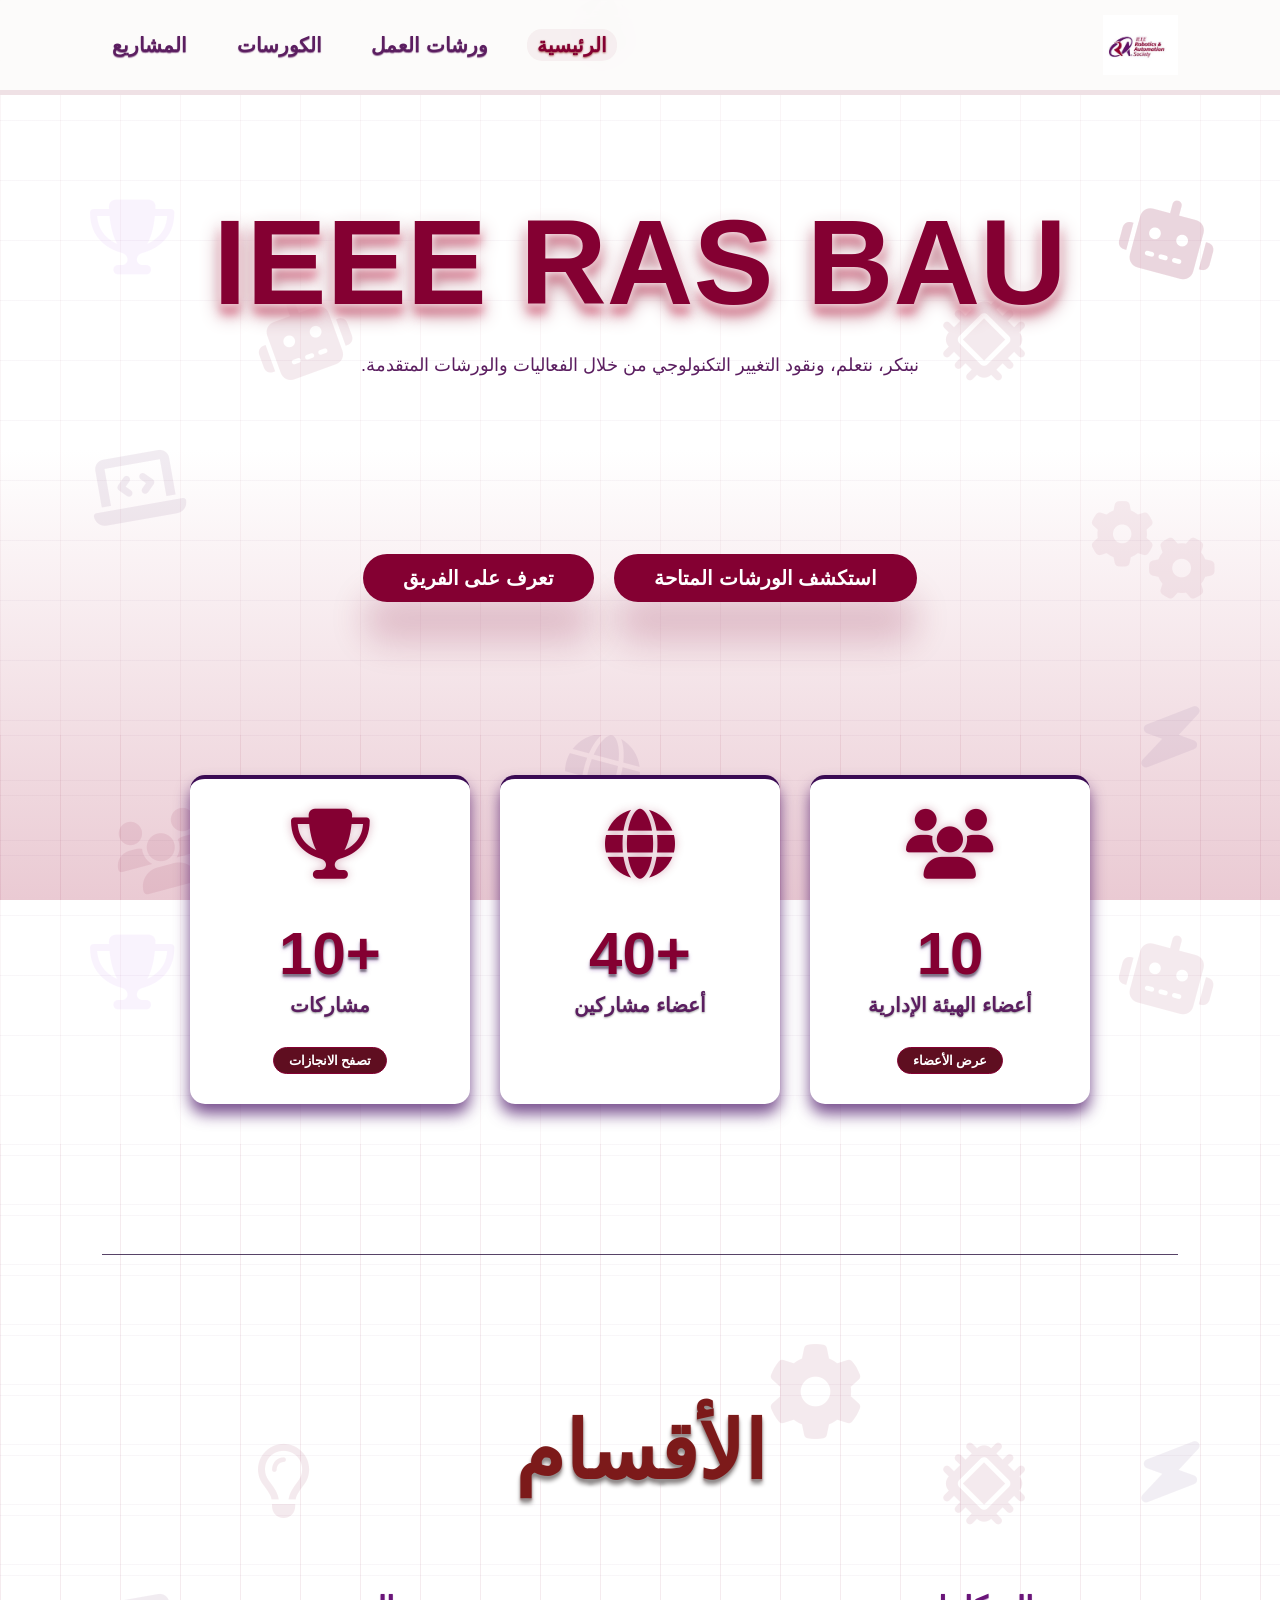
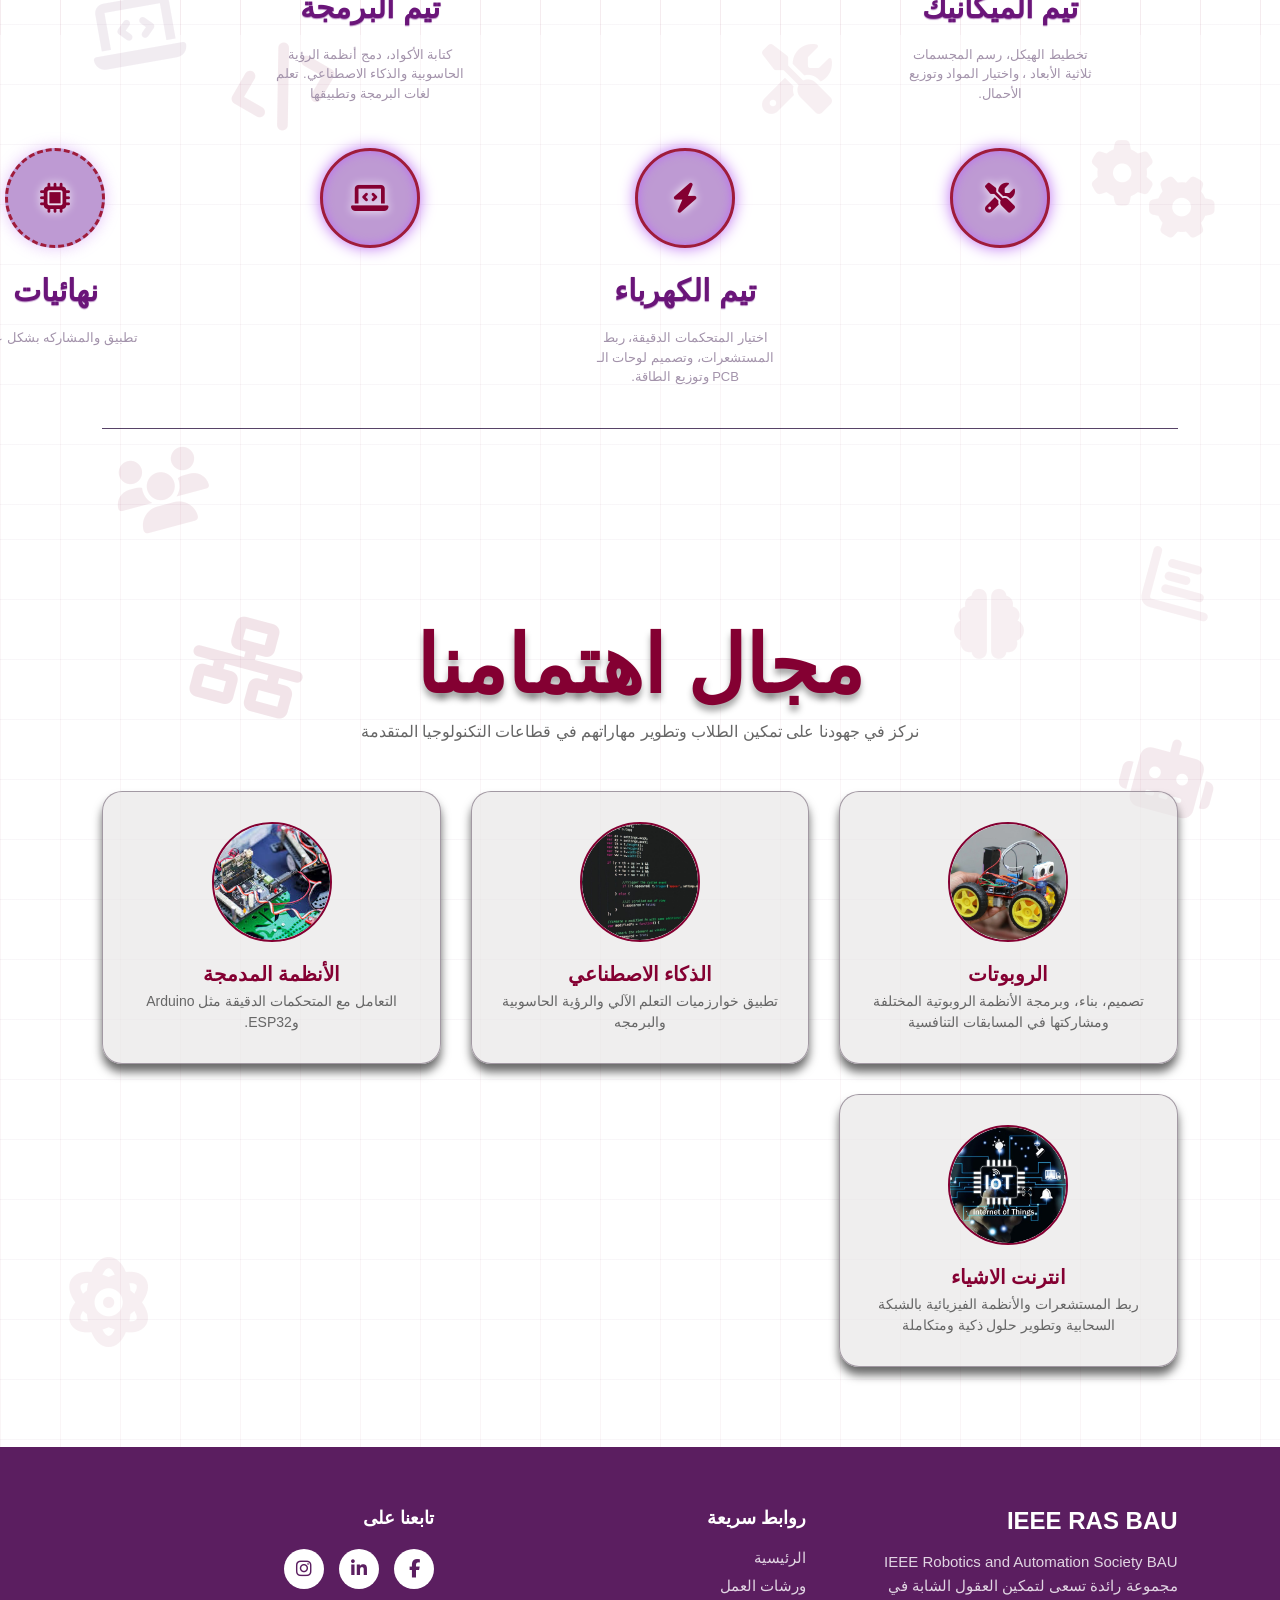
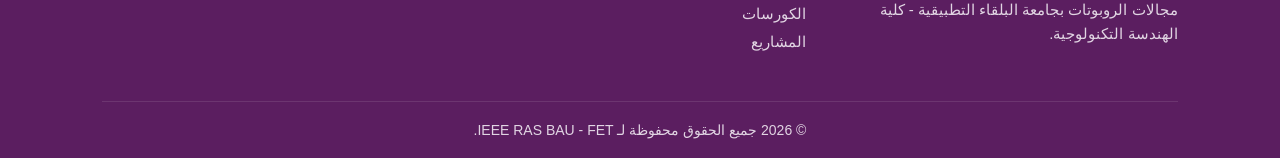
<file: index.html>
<!DOCTYPE html>
<html lang="ar" dir="rtl">
<head>
    <meta charset="UTF-8">
    <meta name="viewport" content="width=device-width, initial-scale=1.0">
    <title>IEEE RAS BAU - الرئيسية</title>
    
    <link rel="stylesheet" href="https://cdnjs.cloudflare.com/ajax/libs/font-awesome/6.4.2/css/all.min.css">
    <link rel="stylesheet" href="sty.css">
</head>
<body>

<div class="geometric-bg"></div>
 <div class="tech-bg-shapes">
    <i class="fas fa-robot tech-shape shape-robot-1"></i>
    <i class="fas fa-robot tech-shape shape-robot-2"></i>
    <i class="fas fa-cogs tech-shape shape-cog-2"></i>
    <i class="fas fa-robot tech-shape shape-robot-1"></i>
    <i class="fas fa-laptop-code tech-shape shape-computer"></i> 
    <i class="fas fa-bolt tech-shape shape-bolt"></i>             
    <i class="fas fa-microchip tech-shape shape-microchip"></i>   
    <i class="fas fa-globe tech-shape shape-globe"></i>           
    <i class="fas fa-trophy tech-shape shape-trophy"></i>         
    <i class="fas fa-users tech-shape shape-users"></i>           
</div>




    <header>
        <div class="logo">
            <img src="images.webp" alt="IEEE RAS Logo" class="logo-img">
        </div>
        <nav>
            <a href="index.html" class="active-nav">الرئيسية</a>
            <a href="workshops.html">ورشات العمل</a>
            <a href="courses.html">الكورسات</a>
            <a href="projects.html">المشاريع</a>
        </nav>
    </header>

    <main>
 
        
        <section class="hero">
            <h1>IEEE RAS BAU</h1>
            <p>نبتكر، نتعلم، ونقود التغيير التكنولوجي من خلال الفعاليات والورشات المتقدمة.</p>
            <div class="hero-buttons">
                <a href="workshops.html" class="btn-link">استكشف الورشات المتاحة</a>
                <a href="team.html" class="btn-link"> تعرف على الفريق</a>
            </div>
        </section>

        <section class="stats-section reveal">
            <div class="stats-container">
                <div class="stat-card">
                <i class="fas fa-users" style="font-size: 70px; color: #840032; margin-bottom: 40px;text-shadow: 0 0 10px rgba(132, 0, 50, 0.3);"></i>
                    <h3>10</h3>
                    <p>أعضاء الهيئة الإدارية</p>
                    <a href="team.html" class="stat-btn">عرض الأعضاء</a>
                </div>

                <div class="stat-card">
                    <i class="fas fa-globe" style="font-size: 70px; color: #840032; margin-bottom: 40px;text-shadow: 0 0 10px rgba(132, 0, 50, 0.3);" ></i>
                    <h3>+40</h3>
                    <p>أعضاء مشاركين</p>
                </div>

                <div class="stat-card">
                <i class="fas fa-trophy" style="font-size:70px; color:#840032; margin-bottom: 40px;text-shadow: 0 0 10px rgba(132, 0, 50, 0.3);"></i>
                    <h3>+10</h3>
                    <p>مشاركات</p>
                    <a href="Achievements.html" class="stat-btn">تصفح الانجازات</a>
                       
<div class="geometric-bg"></div>
<div class="tech-bg-shapes">
    <i class="fas fa-robot tech-shape shape-robot-1"></i>
    <i class="fas fa-bolt tech-shape shape-bolt"></i>             
    <i class="fas fa-globe tech-shape shape-globe"></i>           
    <i class="fas fa-trophy tech-shape shape-trophy"></i>         
</div>

</div>
        </section>

        <section class="timeline-section reveal">

<hr style="border: none; height: 1px; background-color: rgb(45, 20, 65); margin: 30px 0; opacity: 0.8;">

    <h1 class="section-title " >الأقسام </h1>
       
<div class="geometric-bg"></div>
 <div class="tech-bg-shapes">
    <i class="fas fa-cogs tech-shape shape-cog-2"></i>
    <i class="fas fa-cog tech-shape shape-cog-1"></i>
    <i class="fas fa-code tech-shape shape-code-1"></i>
    <i class="fas fa-laptop-code tech-shape shape-computer"></i> 
    <i class="fas fa-microchip tech-shape shape-microchip"></i>   
    <i class="far fa-lightbulb tech-shape shape-bulb"></i>  
    <i class="fas fa-users tech-shape shape-users"></i>           
    <i class="fas fa-tools tech-shape shape-right"></i>
</div>

    <div class="timeline-container">
        <div class="timeline-line"></div>

        <div class="timeline-item">
            <div class="timeline-content top">
                <h3> تيم الميكانيك</h3>
                <p>تخطيط الهيكل، رسم المجسمات ثلاثية الأبعاد ، واختيار المواد وتوزيع الأحمال.</p>
            </div>
            <div class="timeline-circle glow-purple">
            <i class="fas fa-tools"  style="font-size:30px; color:#840032;text-shadow: 0 0 10px rgb(255, 255, 255); "></i>
            </div>
        </div>

        <div class="timeline-item">
            <div class="timeline-circle glow-dark">
            <i class="fas fa-bolt"  style="font-size:30px; color:#840032; text-shadow: 0 0 10px rgb(255, 255, 255); "></i>
            </div>
            <div class="timeline-content bottom">
                <h3> تيم الكهرباء</h3>
                <p>اختيار المتحكمات الدقيقة، ربط المستشعرات، وتصميم لوحات الـ PCB وتوزيع الطاقة.</p>
            </div>
        </div>

        <div class="timeline-item">
            <div class="timeline-content top">
                <h3>تيم البرمجة </h3>
                <p>كتابة الأكواد،   دمج أنظمة الرؤية الحاسوبية والذكاء الاصطناعي. تعلم لغات البرمجة وتطبيقها</p>
            </div>
            <div class="timeline-circle glow-purple">
                <i class="fas fa-laptop-code"  style="font-size:30px; color:#840032; text-shadow: 0 0 10px rgb(255, 255, 255); "></i>
            </div>
        </div>

        <div class="timeline-item">
            <div class="timeline-circle glow-dashed">
                <i class="fas fa-microchip"  style="font-size:30px; color:#840032; text-shadow: 0 0 10px rgb(255, 255, 255); "></i>
            </div>
            <div class="timeline-content bottom">
                <h3>نهائيات</h3>
                <p>تطبيق  والمشاركه بشكل عملي </p>
            </div>
        </div>
        

    </div>
<hr style="border: none; height: 1px; background-color: rgb(45, 20, 65); margin: 30px 0; opacity: 0.8;">
</section>

        <section id="admin-section" class="admin-section reveal">
            <h1 class="section-title">مجال اهتمامنا </h1>
            <p class="section-subtitle">نركز في جهودنا على تمكين الطلاب وتطوير مهاراتهم في  قطاعات التكنولوجيا المتقدمة</p>
            
               
 <div class="geometric-bg"></div>
 <div class="tech-bg-shapes">
    <i class="fas fa-robot tech-shape shape-robot-1"></i>
    <i class="fas fa-brain tech-shape shape-brain"></i>
    <i class="fas fa-network-wired tech-shape shape-net"></i>
    <i class="fas fa-atom tech-shape shape-atom"></i>
    <i class="fas fa-chart-bar tech-shape shape-chart"></i>

</div>

            <div class="admin-grid">
                <div class="admin-card">
                    <div class="admin-img-box">
                        <img src="4125215e524a179ca35a59f8df722bef.jpg" alt="image">
                    </div>
                    <h3>الروبوتات</h3>
                    <p>تصميم، بناء، وبرمجة الأنظمة الروبوتية المختلفة ومشاركتها في المسابقات التنافسية</p>
                </div>

                <div class="admin-card">
                    <div class="admin-img-box">
                        <img src="ai.jpg" alt="image">
                    </div>
                    <h3> الذكاء الاصطناعي</h3>
                    <p>تطبيق خوارزميات التعلم الآلي والرؤية الحاسوبية والبرمجه </p>
                </div>

                <div class="admin-card">
                    <div class="admin-img-box">
                        <img src="sys.jpeg" alt="image">
                    </div>
                    <h3> الأنظمة المدمجة</h3>
                    <p>التعامل مع المتحكمات الدقيقة مثل Arduino وESP32.</p>
                </div>
                <div class="admin-card">
                    <div class="admin-img-box">
                        <img src="IOT-3.jpg" alt="image">
                    </div>
                    <h3> انترنت الاشياء </h3>
                    <p>ربط المستشعرات والأنظمة الفيزيائية بالشبكة السحابية وتطوير حلول ذكية ومتكاملة</p>
                </div>
                
                
                </div>
        </section>

    </main>

    <footer class="site-footer reveal">
        <div class="footer-content">
            <div class="footer-info">
                <h3>IEEE RAS BAU</h3>
                <p>IEEE Robotics and Automation Society BAU</p>
                <p>مجموعة رائدة تسعى لتمكين العقول الشابة في مجالات الروبوتات بجامعة البلقاء التطبيقية - كلية الهندسة التكنولوجية.</p>
            </div>
            <div class="footer-links">
                <h4>روابط سريعة</h4>
                <ul>
                    <li><a href="index.html">الرئيسية</a></li>
                    <li><a href="workshops.html">ورشات العمل</a></li>
                    <li><a href="courses.html">الكورسات</a></li>
                    <li><a href="projects.html">المشاريع</a></li>
                </ul>
            </div>
            <div class="footer-social">
                <h4>تابعنا على</h4>
                <div class="social-icons">
                    <a href="https://www.facebook.com/share/1HL7fDVgAT/" target="_blank" rel="noopener noreferrer"><i class="fab fa-facebook-f"></i></a>
                    <a href="https://www.linkedin.com/company/ieee-bau-robotics-and-automation-chapter/" target="_blank" rel="noopener noreferrer"><i class="fab fa-linkedin-in"></i></a>
                    <a href="https://www.instagram.com/ieeerasbau?igsh=cW93amEybjhoZ2tj" target="_blank" rel="noopener noreferrer"><i class="fab fa-instagram"></i></a>
                </div>
            </div>
        </div>
        <div class="footer-bottom">
            <p>&copy; 2026 جميع الحقوق محفوظة لـ IEEE RAS BAU - FET.</p>
        </div>
    </footer>

    <script src="java.js"></script>
</body>
</html>
</file>
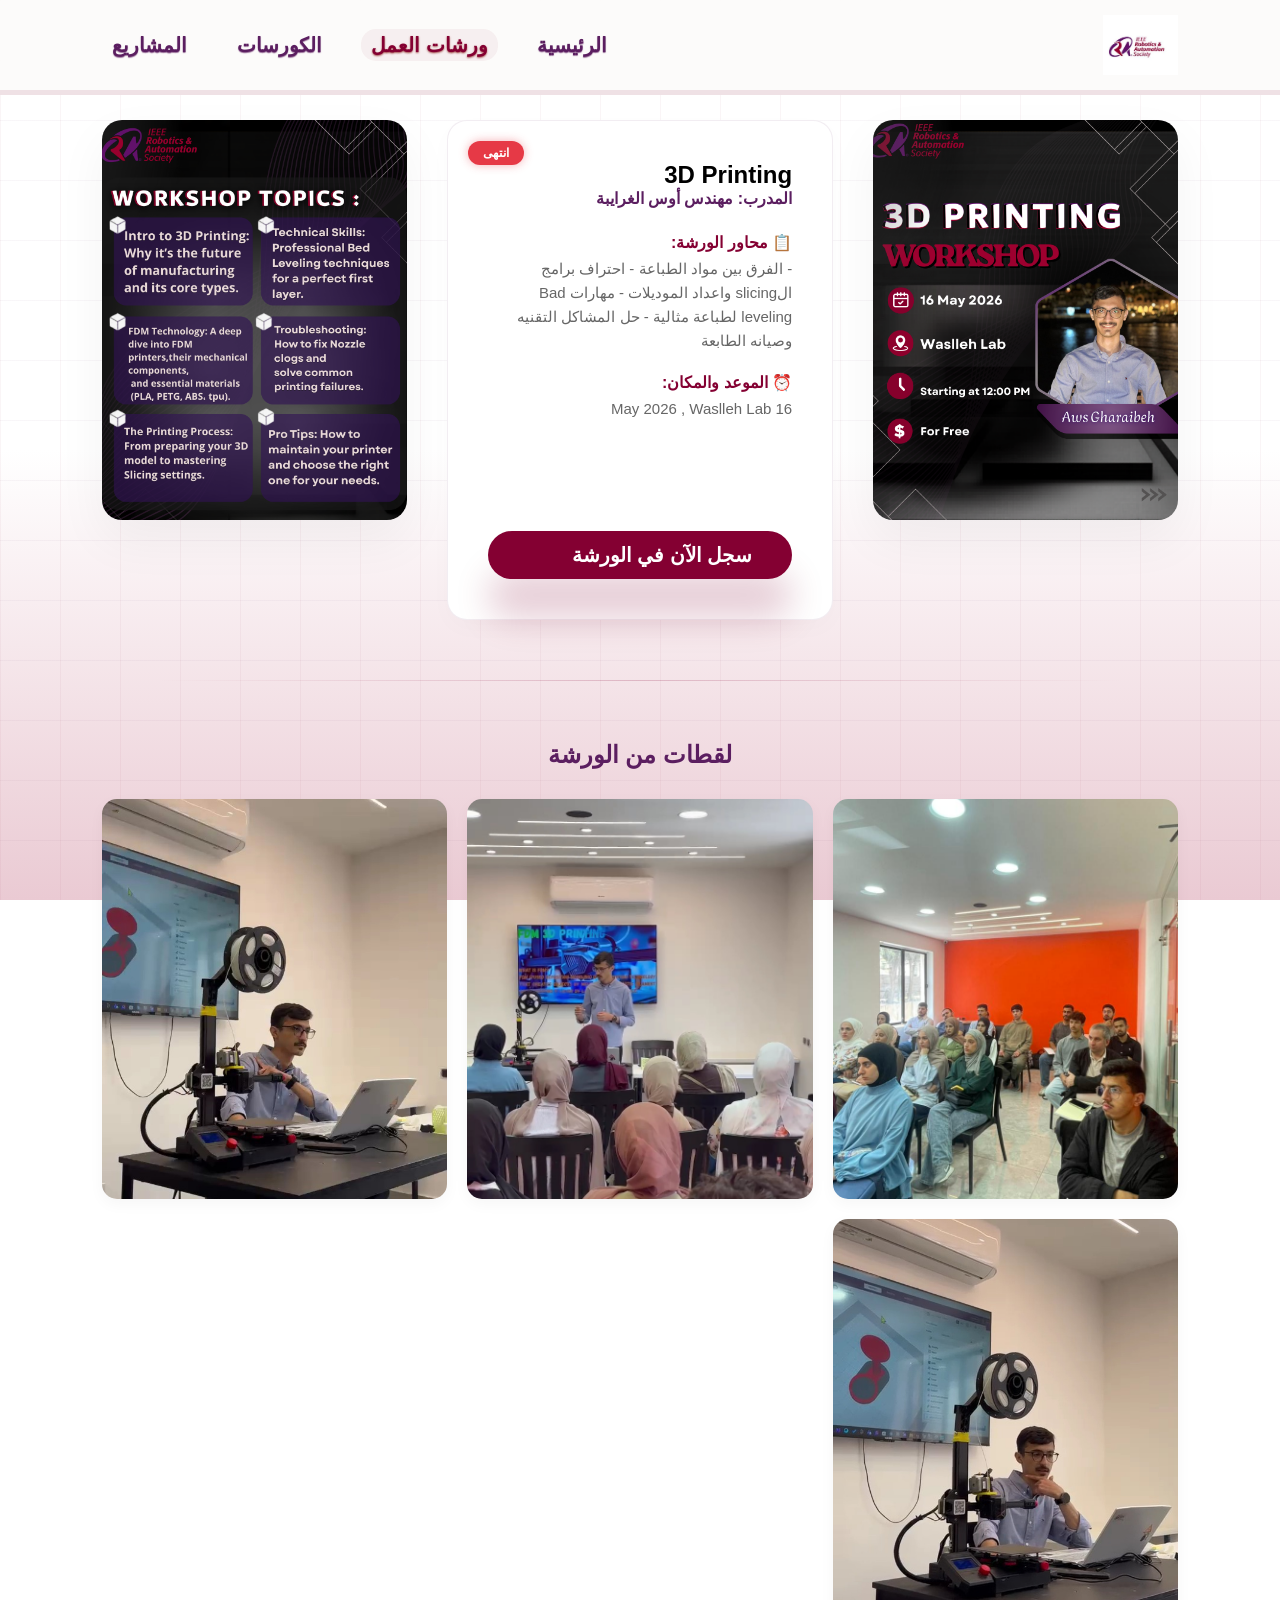
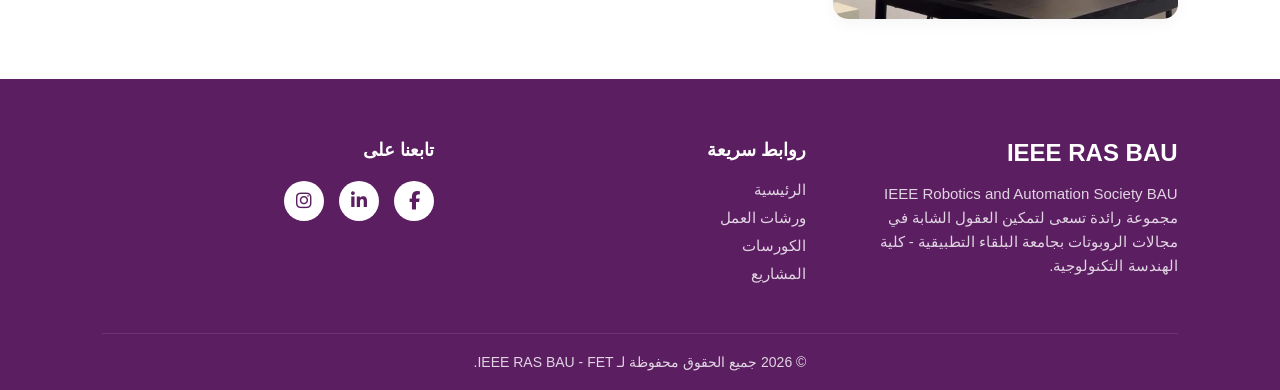
<file: 3dprinting.html>
<!DOCTYPE html>
<html lang="ar" dir="rtl">
<head>
    <meta charset="UTF-8">
    <meta name="viewport" content="width=device-width, initial-scale=1.0">
    <title>IEEE RAS BAU - ورشات العمل</title>
    
    <link rel="stylesheet" href="https://cdnjs.cloudflare.com/ajax/libs/font-awesome/6.4.2/css/all.min.css">
    
    <link rel="stylesheet" href="sty.css">
</head>
<body>

    <header>
        <div class="logo">
            <img src="images.webp" alt="IEEE RAS Logo" class="logo-img">
        </div>
        <nav>
            <a href="index.html">الرئيسية</a>
            <a href="workshops.html" class="active-nav">ورشات العمل</a>
            <a href="courses.html">الكورسات</a>
            <a href="projects.html">المشاريع</a>
        </nav>
    </header>
    <div class="geometric-bg"></div>


    <main class="page-section">
        <div class="workshop-container reveal">
            
            <div class="workshop-main-img">
            <img src="3D printing Workshop (7).png " alt="صورة الورشة الرئيسية">
            </div>

            <div class="workshop-details-box">
                <span class="status-badge ended">انتهى</span>
                <h2> 3D Printing </h2>
                <h4>المدرب: مهندس أوس الغرايبة  </h4>
                
                <div class="info-item">
                    <strong>📋 محاور الورشة:</strong>
                    <p> - الفرق بين مواد الطباعة 
                        - احتراف برامج الslicing واعداد الموديلات
                        - مهارات Bad leveling لطباعة مثالية
                        - حل المشاكل التقنيه وصيانه الطابعة
                    </p>


                </div>

                <div class="info-item">
                    <strong>⏰ الموعد والمكان:</strong>
                    <p>16 May 2026 , Waslleh Lab</p>
                </div>


                <a href="https://docs.google.com/forms/d/e/1FAIpQLScPyWiTgzM2O8Dl8yajftt_cJj_Z5gINGmDHSH_7XPQa5oqYQ/closedform?utm_source=ig&utm_medium=social&utm_content=link_in_bio&fbclid=PAZXh0bgNhZW0CMTEAc3J0YwZhcHBfaWQPNTY3MDY3MzQzMzUyNDI3AAGnYpp8_a16VlbfHd87w2gvHrfIJIG1HxorcnfChPvi_P6O2jeiAWDNHui3EKE_aem_QHqSIsdfg19g8arLHhocgA"_blank" class="btn-link">سجل الآن في الورشة</a>
            </div>
            <div class="workshop-main-img">
            <img src="3D printing Workshop (6).png " alt="صورة الورشة الرئيسية">
            </div>

        </div>


        <hr class="section-divider">

        <div class="workshop-gallery reveal">
            <h3 class="gallery-title">لقطات من الورشة</h3>
            <div class="workshop-photos-grid">
                <img src="1.jpeg" alt="لقطة 1">
                <img src="2.jpeg" alt="لقطة 2">
                <img src="3.jpeg" alt="لقطة 3">
                <img src="4.jpeg" alt="لقطة 3">
            </div>
        </div>
    </main>

    <footer class="site-footer reveal">
        <div class="footer-content">
            <div class="footer-info">
                <h3>IEEE RAS BAU</h3>
                <p>IEEE Robotics and Automation Society BAU</p>
                <p>مجموعة رائدة تسعى لتمكين العقول الشابة في مجالات الروبوتات بجامعة البلقاء التطبيقية - كلية الهندسة التكنولوجية.</p>
            </div>
            <div class="footer-links">
                <h4>روابط سريعة</h4>
                <ul>
                    <li><a href="index.html">الرئيسية</a></li>
                    <li><a href="workshops.html">ورشات العمل</a></li>
                    <li><a href="courses.html">الكورسات</a></li>
                    <li><a href="projects.html">المشاريع</a></li>
                </ul>
            </div>
            <div class="footer-social">
                <h4>تابعنا على</h4>
                <div class="social-icons">
                    <a href="https://www.facebook.com/share/1HL7fDVgAT/" target="_blank" rel="noopener noreferrer"><i class="fab fa-facebook-f"></i></a>
                    <a href="https://www.linkedin.com/company/ieee-bau-robotics-and-automation-chapter/" target="_blank" rel="noopener noreferrer"><i class="fab fa-linkedin-in"></i></a>
                    <a href="https://www.instagram.com/ieeerasbau?igsh=cW93amEybjhoZ2tj" target="_blank" rel="noopener noreferrer"><i class="fab fa-instagram"></i></a>
                </div>
            </div>
        </div>
        <div class="footer-bottom">
            <p>&copy; 2026 جميع الحقوق محفوظة لـ IEEE RAS BAU - FET.</p>
        </div>
    </footer>


    <script src="java.js"></script>
</body>
</html>
</file>
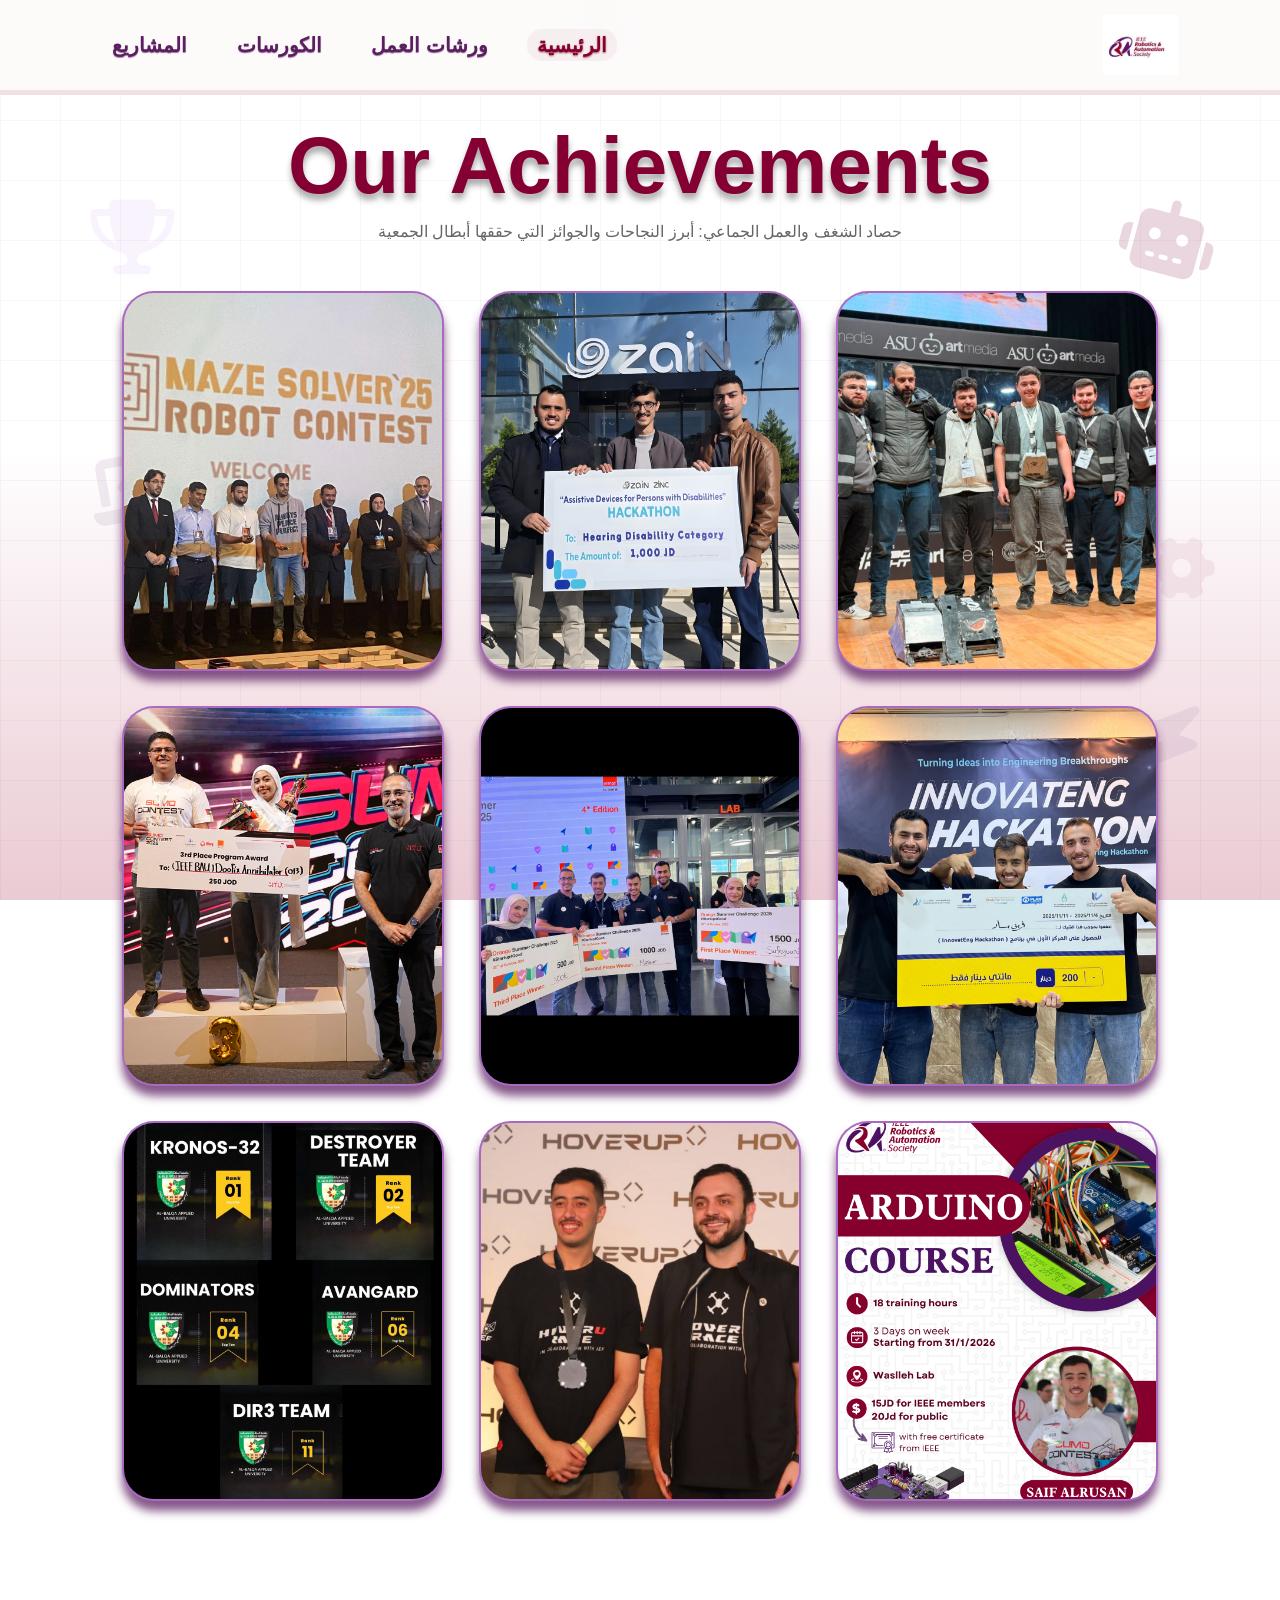
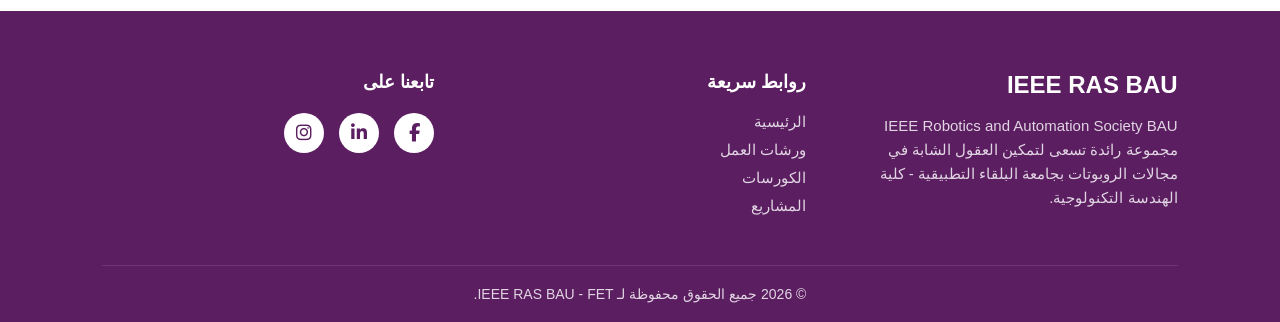
<file: Achievements.html>
<!DOCTYPE html>
<html lang="ar" dir="rtl">
<head>
    <meta charset="UTF-8">
    <meta name="viewport" content="width=device-width, initial-scale=1.0">
    <title>IEEE RAS BAU - الإنجازات</title>
    <link rel="stylesheet" href="https://cdnjs.cloudflare.com/ajax/libs/font-awesome/6.4.2/css/all.min.css">
    <link rel="stylesheet" href="sty.css">
</head>
<body>

    <header>
        <div class="logo">
            <img src="images.webp" alt="IEEE RAS Logo" class="logo-img">
        </div>
        <nav>
            <a href="index.html" class="active-nav">الرئيسية</a>
            <a href="workshops.html">ورشات العمل</a>
            <a href="courses.html">الكورسات</a>
            <a href="projects.html">المشاريع</a>
        </nav>
    </header>
    <main class="page-section">
        <h1 class="section-title">Our Achievements</h1>
        <p class="section-subtitle">حصاد الشغف والعمل الجماعي: أبرز النجاحات والجوائز التي حققها أبطال الجمعية</p>

        <div class="achievements-grid">
            <div class="geometric-bg"></div>
 <div class="tech-bg-shapes">
    <i class="fas fa-robot tech-shape shape-robot-1"></i>
    <i class="fas fa-robot tech-shape shape-robot-2"></i>
    <i class="fas fa-cogs tech-shape shape-cog-2"></i>
    <i class="fas fa-robot tech-shape shape-robot-1"></i>
    <i class="fas fa-laptop-code tech-shape shape-computer"></i> 
    <i class="fas fa-bolt tech-shape shape-bolt"></i>             
    <i class="fas fa-microchip tech-shape shape-microchip"></i>   
    <i class="fas fa-globe tech-shape shape-globe"></i>           
    <i class="fas fa-trophy tech-shape shape-trophy"></i>         
    <i class="fas fa-users tech-shape shape-users"></i>           
</div>


            <div class="achievement-card">
                <img src="a1.jpg" alt=" RoboFight">
                <div class="achievement-overlay">
                    <div class="achievement-content">
                        <i class="fas fa-trophy achievement-icon"></i>
                        <h3>3RD Place in the RoboFight</h3>
                        <p>تتويج مستحق لمهندسين فريق  Kronos  بعد أداء بطولي لافت في المنافسات الوطنية.</p>
                    </div>
                </div>
            </div>

            <div class="achievement-card">
                <img src="a2.png" alt="ZINC">
                <div class="achievement-overlay">
                    <div class="achievement-content">
                        <i class="fas fa-trophy achievement-icon"></i>
                        <h3>1st Place Award in ZINC Hackathon</h3>
                        <p> قدم الفريق مشروع Sentry لمشاريع دعم ذوي الإعاقه وبالتعاون مع مساحه الصناع , ZINC </p>
                    </div>
                </div>
            </div>

            <div class="achievement-card">
                <img src="a3.png" alt="Maze">
                <div class="achievement-overlay">
                    <div class="achievement-content">
                        <i class="fas fa-trophy achievement-icon"></i>
                        <h3>1st Place Mechanic Award in MAZE</h3>
                        <p> قدم الفريق مشروع Sentry لمشاريع دعم ذوي الإعاقه وبالتعاون مع مساحه الصناع , ZINC </p>
                    </div>
                </div>
            </div>

            <div class="achievement-card">
                <img src="a4.png" alt="InnovatEng Hackatho">
                <div class="achievement-overlay">
                    <div class="achievement-content">
                        <i class="fas fa-trophy achievement-icon"></i>
                        <h3>1st Place Award in InnovatEng Hackathon</h3>
                        <p>نفتخر ب إنجاز المهندسين بالمركز الاول ب InnovatEng Hackatho لمشروع Massar Robot</p>

                    </div>
                </div>
            </div>
            
            <div class="achievement-card">
                <img src="a5.png" alt="orange challenge ">
                <div class="achievement-overlay">
                    <div class="achievement-content">
                        <i class="fas fa-award achievement-icon"></i>
                        <h3>Top 3 Rankings in Orange Summer Challenge</h3>
                        <p>نفتخر ب إنجاز المبدعين بحصولهم على المراكز الثلاث الأولى في تحدي Orange Summer Challenge</p>

                    </div>
                </div>
            </div>

            <div class="achievement-card">
                
                <img src="a6.png" alt="Sumo ">
                <div class="achievement-overlay">
                    <div class="achievement-content">
                        <i class="fas fa-medal achievement-icon"></i>
                        <h3>3rd Place in Programming Award at SUMO</h3>
                        <p></p>
                    </div>
                </div>
        
              </div>
 
            <div class="achievement-card">
                <img src="ArduinoCo.png" alt="teams">
                <div class="achievement-overlay">
                    <div class="achievement-content">
                        <i class="fas fa-medal achievement-icon"></i>
                        <h3>13 Robot, 13 Teams in sumo Contest</h3>
                        <p></p>
                    </div>
                </div>
            </div>

            <div class="achievement-card">
                <img src="a7.png" alt="HoverUp">
                <div class="achievement-overlay">
                    <div class="achievement-content">
                        <i class="fas fa-medal achievement-icon"></i>
                        <h3>6th Place Award in HOVER U RACE</h3>
                        
                    </div>
                </div>
            </div>

            <div class="achievement-card">
                <img src="a8.png" alt="RoboFight">
                <div class="achievement-overlay">
                    <div class="achievement-content">
                        <i class="fas fa-medal achievement-icon"></i>
                        <h3>Our Team’s Rankingsin RoboFight</h3>
                    </div>
                </div>
            </div>
        </div>
    </main>


    <footer class="site-footer reveal">
        <div class="footer-content">
            <div class="footer-info">
                <h3>IEEE RAS BAU</h3>
                <p>IEEE Robotics and Automation Society BAU</p>
                <p>مجموعة رائدة تسعى لتمكين العقول الشابة في مجالات الروبوتات بجامعة البلقاء التطبيقية - كلية الهندسة التكنولوجية.</p>
            </div>
            <div class="footer-links">
                <h4>روابط سريعة</h4>
                <ul>
                    <li><a href="index.html">الرئيسية</a></li>
                    <li><a href="workshops.html">ورشات العمل</a></li>
                    <li><a href="courses.html">الكورسات</a></li>
                    <li><a href="projects.html">المشاريع</a></li>
                </ul>
            </div>
            <div class="footer-social">
                <h4>تابعنا على</h4>
                <div class="social-icons">
                    <a href="https://www.facebook.com/share/1HL7fDVgAT/" target="_blank" rel="noopener noreferrer"><i class="fab fa-facebook-f"></i></a>
                    <a href="https://www.linkedin.com/company/ieee-bau-robotics-and-automation-chapter/" target="_blank" rel="noopener noreferrer"><i class="fab fa-linkedin-in"></i></a>
                    <a href="https://www.instagram.com/ieeerasbau?igsh=cW93amEybjhoZ2tj" target="_blank" rel="noopener noreferrer"><i class="fab fa-instagram"></i></a>
                </div>
            </div>
        </div>
        <div class="footer-bottom">
            <p>&copy; 2026 جميع الحقوق محفوظة لـ IEEE RAS BAU - FET.</p>
        </div>
    </footer>

    <script src="java.js"></script>
</body>
</html>
</file>
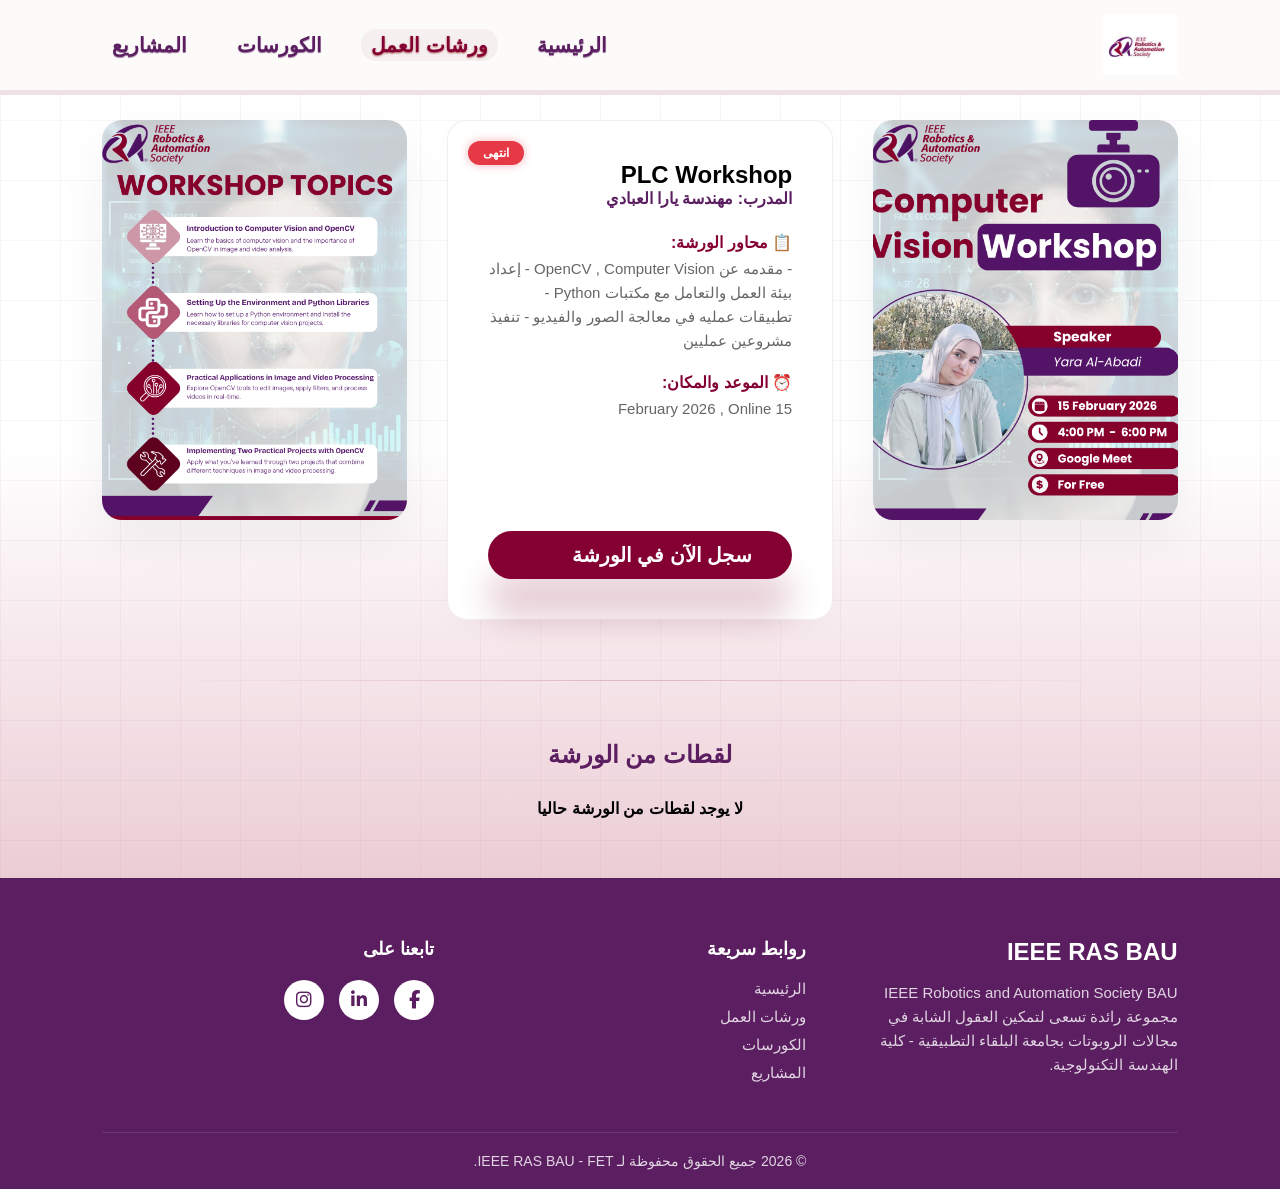
<file: open(cv).html>
<!DOCTYPE html>
<html lang="ar" dir="rtl">
<head>
    <meta charset="UTF-8">
    <meta name="viewport" content="width=device-width, initial-scale=1.0">
    <title>IEEE RAS BAU - ورشات العمل</title>
    
    <link rel="stylesheet" href="https://cdnjs.cloudflare.com/ajax/libs/font-awesome/6.4.2/css/all.min.css">
    
    <link rel="stylesheet" href="sty.css">
</head>
<body>

    <header>
        <div class="logo">
            <img src="images.webp" alt="IEEE RAS Logo" class="logo-img">
        </div>
        <nav>
            <a href="index.html">الرئيسية</a>
            <a href="workshops.html" class="active-nav">ورشات العمل</a>
            <a href="courses.html">الكورسات</a>
            <a href="projects.html">المشاريع</a>
        </nav>
    </header>
    <div class="geometric-bg"></div>

    <main class="page-section">
        <div class="workshop-container reveal">
            
            <div class="workshop-main-img">
            <img src="cvwork.png" alt="صورة الورشة الرئيسية">
            </div>

            <div class="workshop-details-box">
                <span class="status-badge ended">انتهى</span>
                <h2>PLC Workshop</h2>
                <h4>المدرب: مهندسة يارا العبادي   </h4>
                
                <div class="info-item">
                    <strong>📋 محاور الورشة:</strong>
                    <p> - مقدمه عن OpenCV , Computer Vision 
                        - إعداد بيئة العمل والتعامل مع مكتبات Python  
                        - تطبيقات عمليه في معالجة الصور والفيديو  
                        - تنفيذ مشروعين عمليين 
                
                    </p>


                </div>

                <div class="info-item">
                    <strong>⏰ الموعد والمكان:</strong>
                    <p>15 February 2026 , Online</p>
                </div>


                <a href="_blank" class="btn-link">سجل الآن في الورشة</a>
            </div>
            <div class="workshop-main-img">
            <img src="cvtopics.png" alt="صورة الورشة الرئيسية">
            </div>

        </div>


        <hr class="section-divider">

        <div class="workshop-gallery reveal">
            <h3 class="gallery-title">لقطات من الورشة</h3>
            <div class="workshop-photos-grid">
                <h4>لا يوجد لقطات من الورشة حاليا</h4>
            </div>
        </div>
    </main>

     <footer class="site-footer reveal">
        <div class="footer-content">
            <div class="footer-info">
                <h3>IEEE RAS BAU</h3>
                <p>IEEE Robotics and Automation Society BAU</p>
                <p>مجموعة رائدة تسعى لتمكين العقول الشابة في مجالات الروبوتات بجامعة البلقاء التطبيقية - كلية الهندسة التكنولوجية.</p>
            </div>
            <div class="footer-links">
                <h4>روابط سريعة</h4>
                <ul>
                    <li><a href="index.html">الرئيسية</a></li>
                    <li><a href="workshops.html">ورشات العمل</a></li>
                    <li><a href="courses.html">الكورسات</a></li>
                    <li><a href="projects.html">المشاريع</a></li>
                </ul>
            </div>
            <div class="footer-social">
                <h4>تابعنا على</h4>
                <div class="social-icons">
                    <a href="https://www.facebook.com/share/1HL7fDVgAT/" target="_blank" rel="noopener noreferrer"><i class="fab fa-facebook-f"></i></a>
                    <a href="https://www.linkedin.com/company/ieee-bau-robotics-and-automation-chapter/" target="_blank" rel="noopener noreferrer"><i class="fab fa-linkedin-in"></i></a>
                    <a href="https://www.instagram.com/ieeerasbau?igsh=cW93amEybjhoZ2tj" target="_blank" rel="noopener noreferrer"><i class="fab fa-instagram"></i></a>
                </div>
            </div>
        </div>
        <div class="footer-bottom">
            <p>&copy; 2026 جميع الحقوق محفوظة لـ IEEE RAS BAU - FET.</p>
        </div>
    </footer>


    <script src="java.js"></script>
</body>
</html>
</file>
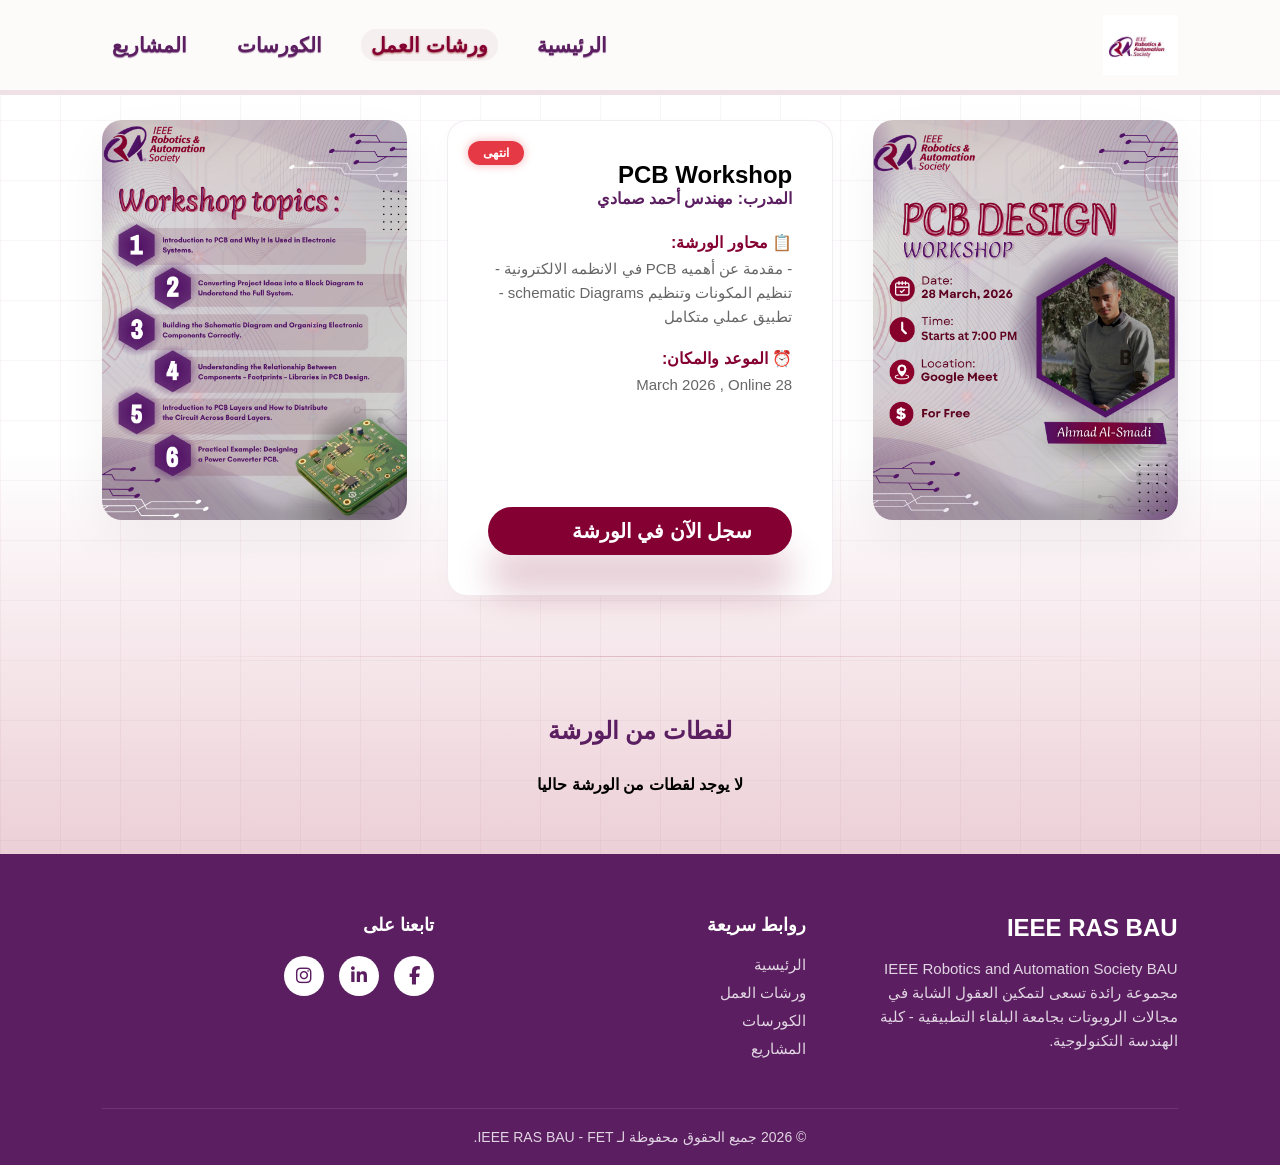
<file: pcb.html>
<!DOCTYPE html>
<html lang="ar" dir="rtl">
<head>
    <meta charset="UTF-8">
    <meta name="viewport" content="width=device-width, initial-scale=1.0">
    <title>IEEE RAS BAU - ورشات العمل</title>
    
    <link rel="stylesheet" href="https://cdnjs.cloudflare.com/ajax/libs/font-awesome/6.4.2/css/all.min.css">
    
    <link rel="stylesheet" href="sty.css">
</head>
<body>

    <header>
        <div class="logo">
            <img src="images.webp" alt="IEEE RAS Logo" class="logo-img">
        </div>
        <nav>
            <a href="index.html">الرئيسية</a>
            <a href="workshops.html" class="active-nav">ورشات العمل</a>
            <a href="courses.html">الكورسات</a>
            <a href="projects.html">المشاريع</a>
        </nav>
    </header>
    <div class="geometric-bg"></div>

    <main class="page-section">
        <div class="workshop-container reveal">
            
            <div class="workshop-main-img">
            <img src="pcbwork.png" alt="صورة الورشة الرئيسية">
            </div>

            <div class="workshop-details-box">
                <span class="status-badge ended">انتهى</span>
                <h2>PCB Workshop</h2>
                <h4>المدرب: مهندس أحمد صمادي  </h4>
                
                <div class="info-item">
                    <strong>📋 محاور الورشة:</strong>
                    <p> - مقدمة عن أهميه PCB في الانظمه الالكترونية
                        - تنظيم المكونات وتنظيم schematic Diagrams
                        - تطبيق عملي متكامل
                    </p>


                </div>

                <div class="info-item">
                    <strong>⏰ الموعد والمكان:</strong>
                    <p>28 March 2026 , Online</p>
                </div>


                <a href="_blank" class="btn-link">سجل الآن في الورشة</a>
            </div>
            <div class="workshop-main-img">
            <img src="topics.png" alt="صورة الورشة الرئيسية">
            </div>

        </div>


        <hr class="section-divider">

        <div class="workshop-gallery reveal">
            <h3 class="gallery-title">لقطات من الورشة</h3>
            <div class="workshop-photos-grid">
                <h4>لا يوجد لقطات من الورشة حاليا</h4>
            </div>
        </div>
    </main>

     <footer class="site-footer reveal">
        <div class="footer-content">
            <div class="footer-info">
                <h3>IEEE RAS BAU</h3>
                <p>IEEE Robotics and Automation Society BAU</p>
                <p>مجموعة رائدة تسعى لتمكين العقول الشابة في مجالات الروبوتات بجامعة البلقاء التطبيقية - كلية الهندسة التكنولوجية.</p>
            </div>
            <div class="footer-links">
                <h4>روابط سريعة</h4>
                <ul>
                    <li><a href="index.html">الرئيسية</a></li>
                    <li><a href="workshops.html">ورشات العمل</a></li>
                    <li><a href="courses.html">الكورسات</a></li>
                    <li><a href="projects.html">المشاريع</a></li>
                </ul>
            </div>
            <div class="footer-social">
                <h4>تابعنا على</h4>
                <div class="social-icons">
                    <a href="https://www.facebook.com/share/1HL7fDVgAT/" target="_blank" rel="noopener noreferrer"><i class="fab fa-facebook-f"></i></a>
                    <a href="https://www.linkedin.com/company/ieee-bau-robotics-and-automation-chapter/" target="_blank" rel="noopener noreferrer"><i class="fab fa-linkedin-in"></i></a>
                    <a href="https://www.instagram.com/ieeerasbau?igsh=cW93amEybjhoZ2tj" target="_blank" rel="noopener noreferrer"><i class="fab fa-instagram"></i></a>
                </div>
            </div>
        </div>
        <div class="footer-bottom">
            <p>&copy; 2026 جميع الحقوق محفوظة لـ IEEE RAS BAU - FET.</p>
        </div>
    </footer>


    <script src="java.js"></script>
</body>
</html>
</file>
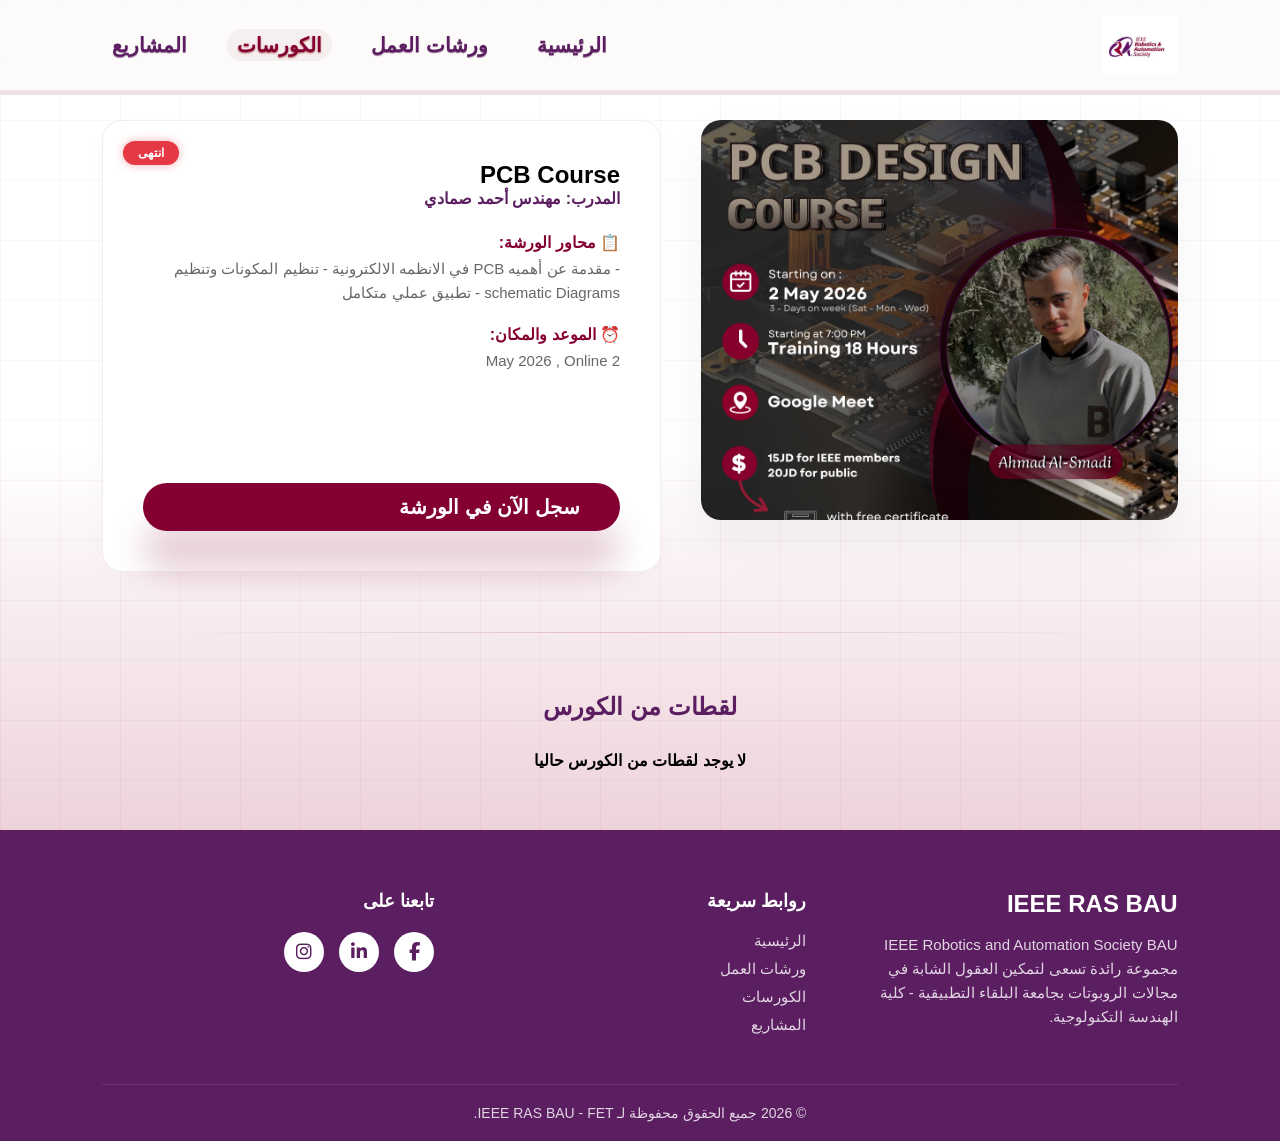
<file: pcbc.html>
<!DOCTYPE html>
<html lang="ar" dir="rtl">
<head>
    <meta charset="UTF-8">
    <meta name="viewport" content="width=device-width, initial-scale=1.0">
    <title>IEEE RAS BAU - ورشات العمل</title>
    
    <link rel="stylesheet" href="https://cdnjs.cloudflare.com/ajax/libs/font-awesome/6.4.2/css/all.min.css">
    
    <link rel="stylesheet" href="sty.css">
</head>
<body>

    <header>
        <div class="logo">
            <img src="images.webp" alt="IEEE RAS Logo" class="logo-img">
        </div>
        <nav>
            <a href="index.html">الرئيسية</a>
            <a href="workshops.html" >ورشات العمل</a>
            <a href="courses.html" class="active-nav">الكورسات</a>
            <a href="projects.html">المشاريع</a>
        </nav>
    </header>
    <div class="geometric-bg"></div>

    <main class="page-section">
        <div class="workshop-container reveal">
            
            <div class="workshop-main-img">
            <img src="pcbcourse.png" alt="صورة الورشة الرئيسية">
            </div>

            <div class="workshop-details-box">
                <span class="status-badge ended">انتهى</span>
                <h2>PCB Course</h2>
                <h4>المدرب: مهندس أحمد صمادي  </h4>
                
                <div class="info-item">
                    <strong>📋 محاور الورشة:</strong>
                    <p> - مقدمة عن أهميه PCB في الانظمه الالكترونية
                        - تنظيم المكونات وتنظيم schematic Diagrams
                        - تطبيق عملي متكامل
                    </p>


                </div>

                <div class="info-item">
                    <strong>⏰ الموعد والمكان:</strong>
                    <p>2 May 2026 , Online</p>
                </div>


                <a href="_blank" class="btn-link">سجل الآن في الورشة</a>
            </div>
        </div>


        <hr class="section-divider">

        <div class="workshop-gallery reveal">
            <h3 class="gallery-title">لقطات من الكورس</h3>
            <div class="workshop-photos-grid">
                <h4>لا يوجد لقطات من الكورس حاليا</h4>
            </div>
        </div>
    </main>

     <footer class="site-footer reveal">
        <div class="footer-content">
            <div class="footer-info">
                <h3>IEEE RAS BAU</h3>
                <p>IEEE Robotics and Automation Society BAU</p>
                <p>مجموعة رائدة تسعى لتمكين العقول الشابة في مجالات الروبوتات بجامعة البلقاء التطبيقية - كلية الهندسة التكنولوجية.</p>
            </div>
            <div class="footer-links">
                <h4>روابط سريعة</h4>
                <ul>
                    <li><a href="index.html">الرئيسية</a></li>
                    <li><a href="workshops.html">ورشات العمل</a></li>
                    <li><a href="courses.html">الكورسات</a></li>
                    <li><a href="projects.html">المشاريع</a></li>
                </ul>
            </div>
            <div class="footer-social">
                <h4>تابعنا على</h4>
                <div class="social-icons">
                    <a href="https://www.facebook.com/share/1HL7fDVgAT/" target="_blank" rel="noopener noreferrer"><i class="fab fa-facebook-f"></i></a>
                    <a href="https://www.linkedin.com/company/ieee-bau-robotics-and-automation-chapter/" target="_blank" rel="noopener noreferrer"><i class="fab fa-linkedin-in"></i></a>
                    <a href="https://www.instagram.com/ieeerasbau?igsh=cW93amEybjhoZ2tj" target="_blank" rel="noopener noreferrer"><i class="fab fa-instagram"></i></a>
                </div>
            </div>
        </div>
        <div class="footer-bottom">
            <p>&copy; 2026 جميع الحقوق محفوظة لـ IEEE RAS BAU - FET.</p>
        </div>
    </footer>


    <script src="java.js"></script>
</body>
</html>
</file>
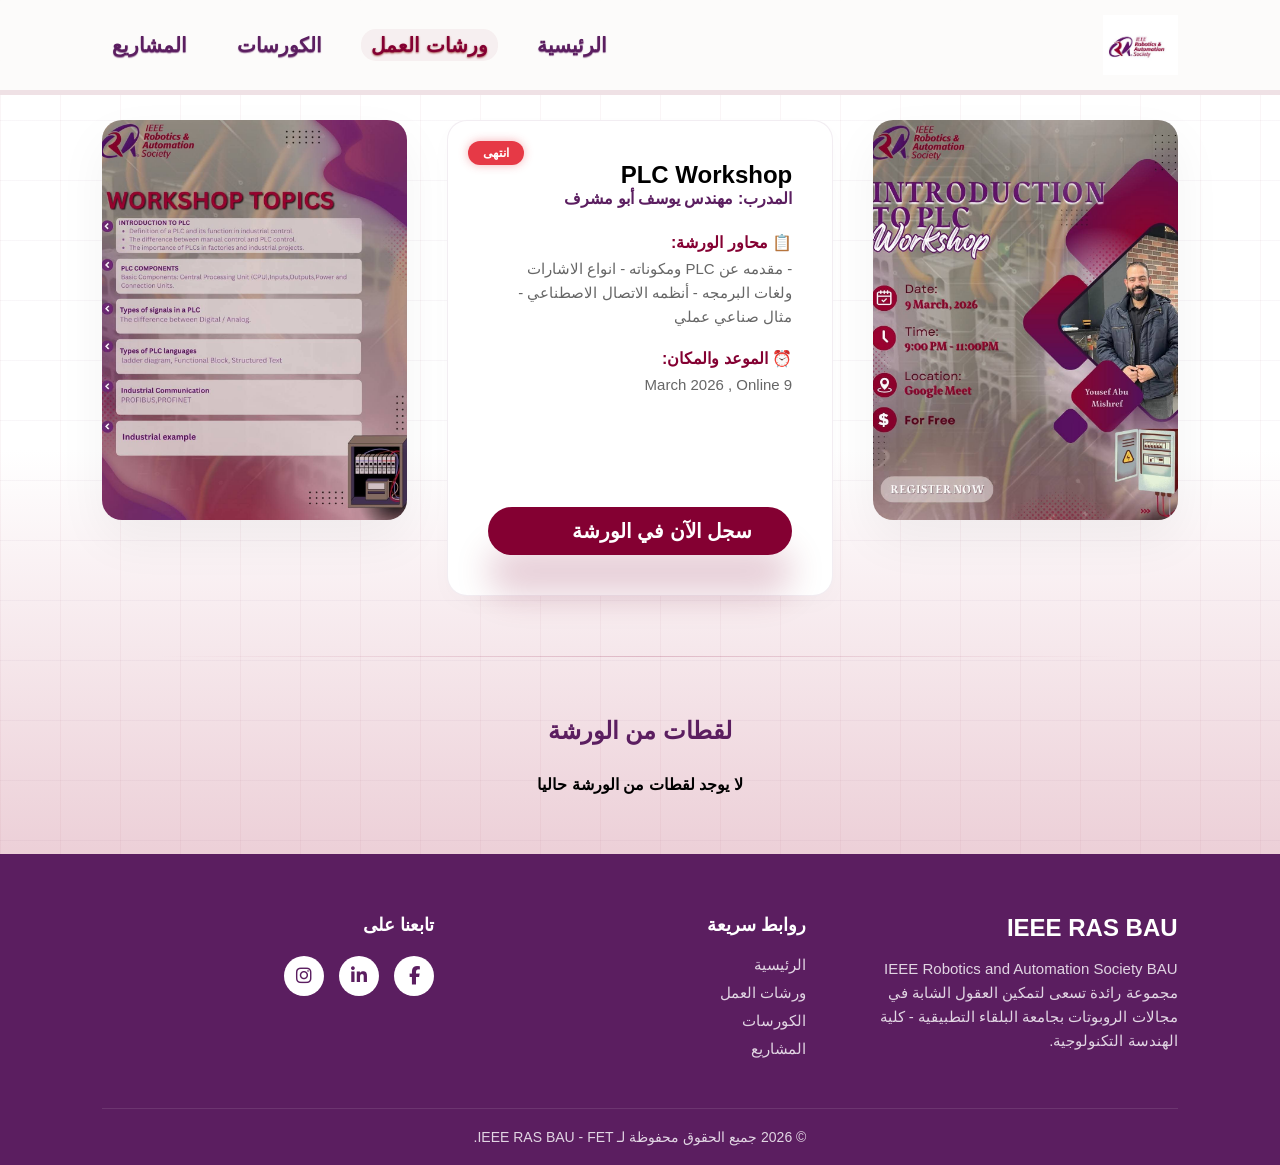
<file: plc.html>
<!DOCTYPE html>
<html lang="ar" dir="rtl">
<head>
    <meta charset="UTF-8">
    <meta name="viewport" content="width=device-width, initial-scale=1.0">
    <title>IEEE RAS BAU - ورشات العمل</title>
    
    <link rel="stylesheet" href="https://cdnjs.cloudflare.com/ajax/libs/font-awesome/6.4.2/css/all.min.css">
    
    <link rel="stylesheet" href="sty.css">
</head>
<body>

    <header>
        <div class="logo">
            <img src="images.webp" alt="IEEE RAS Logo" class="logo-img">
        </div>
        <nav>
            <a href="index.html">الرئيسية</a>
            <a href="workshops.html" class="active-nav">ورشات العمل</a>
            <a href="courses.html">الكورسات</a>
            <a href="projects.html">المشاريع</a>
        </nav>
    </header>
    <div class="geometric-bg"></div>

    <main class="page-section">
        <div class="workshop-container reveal">
            
            <div class="workshop-main-img">
            <img src="plcwork.jpeg" alt="صورة الورشة الرئيسية">
            </div>

            <div class="workshop-details-box">
                <span class="status-badge ended">انتهى</span>
                <h2>PLC Workshop</h2>
                <h4>المدرب: مهندس يوسف أبو مشرف  </h4>
                
                <div class="info-item">
                    <strong>📋 محاور الورشة:</strong>
                    <p> - مقدمه عن PLC ومكوناته
                        - انواع الاشارات ولغات البرمجه
                        - أنظمه الاتصال الاصطناعي
                        - مثال صناعي عملي
                    </p>


                </div>

                <div class="info-item">
                    <strong>⏰ الموعد والمكان:</strong>
                    <p>9 March 2026 , Online</p>
                </div>


                <a href="_blank" class="btn-link">سجل الآن في الورشة</a>
            </div>
            <div class="workshop-main-img">
            <img src="topics.jpeg" alt="صورة الورشة الرئيسية">
            </div>

        </div>


        <hr class="section-divider">

        <div class="workshop-gallery reveal">
            <h3 class="gallery-title">لقطات من الورشة</h3>
            <div class="workshop-photos-grid">
                <h4>لا يوجد لقطات من الورشة حاليا</h4>
            </div>
        </div>
    </main>

     <footer class="site-footer reveal">
        <div class="footer-content">
            <div class="footer-info">
                <h3>IEEE RAS BAU</h3>
                <p>IEEE Robotics and Automation Society BAU</p>
                <p>مجموعة رائدة تسعى لتمكين العقول الشابة في مجالات الروبوتات بجامعة البلقاء التطبيقية - كلية الهندسة التكنولوجية.</p>
            </div>
            <div class="footer-links">
                <h4>روابط سريعة</h4>
                <ul>
                    <li><a href="index.html">الرئيسية</a></li>
                    <li><a href="workshops.html">ورشات العمل</a></li>
                    <li><a href="courses.html">الكورسات</a></li>
                    <li><a href="projects.html">المشاريع</a></li>
                </ul>
            </div>
            <div class="footer-social">
                <h4>تابعنا على</h4>
                <div class="social-icons">
                    <a href="https://www.facebook.com/share/1HL7fDVgAT/" target="_blank" rel="noopener noreferrer"><i class="fab fa-facebook-f"></i></a>
                    <a href="https://www.linkedin.com/company/ieee-bau-robotics-and-automation-chapter/" target="_blank" rel="noopener noreferrer"><i class="fab fa-linkedin-in"></i></a>
                    <a href="https://www.instagram.com/ieeerasbau?igsh=cW93amEybjhoZ2tj" target="_blank" rel="noopener noreferrer"><i class="fab fa-instagram"></i></a>
                </div>
            </div>
        </div>
        <div class="footer-bottom">
            <p>&copy; 2026 جميع الحقوق محفوظة لـ IEEE RAS BAU - FET.</p>
        </div>
    </footer>


    <script src="java.js"></script>
</body>
</html>
</file>
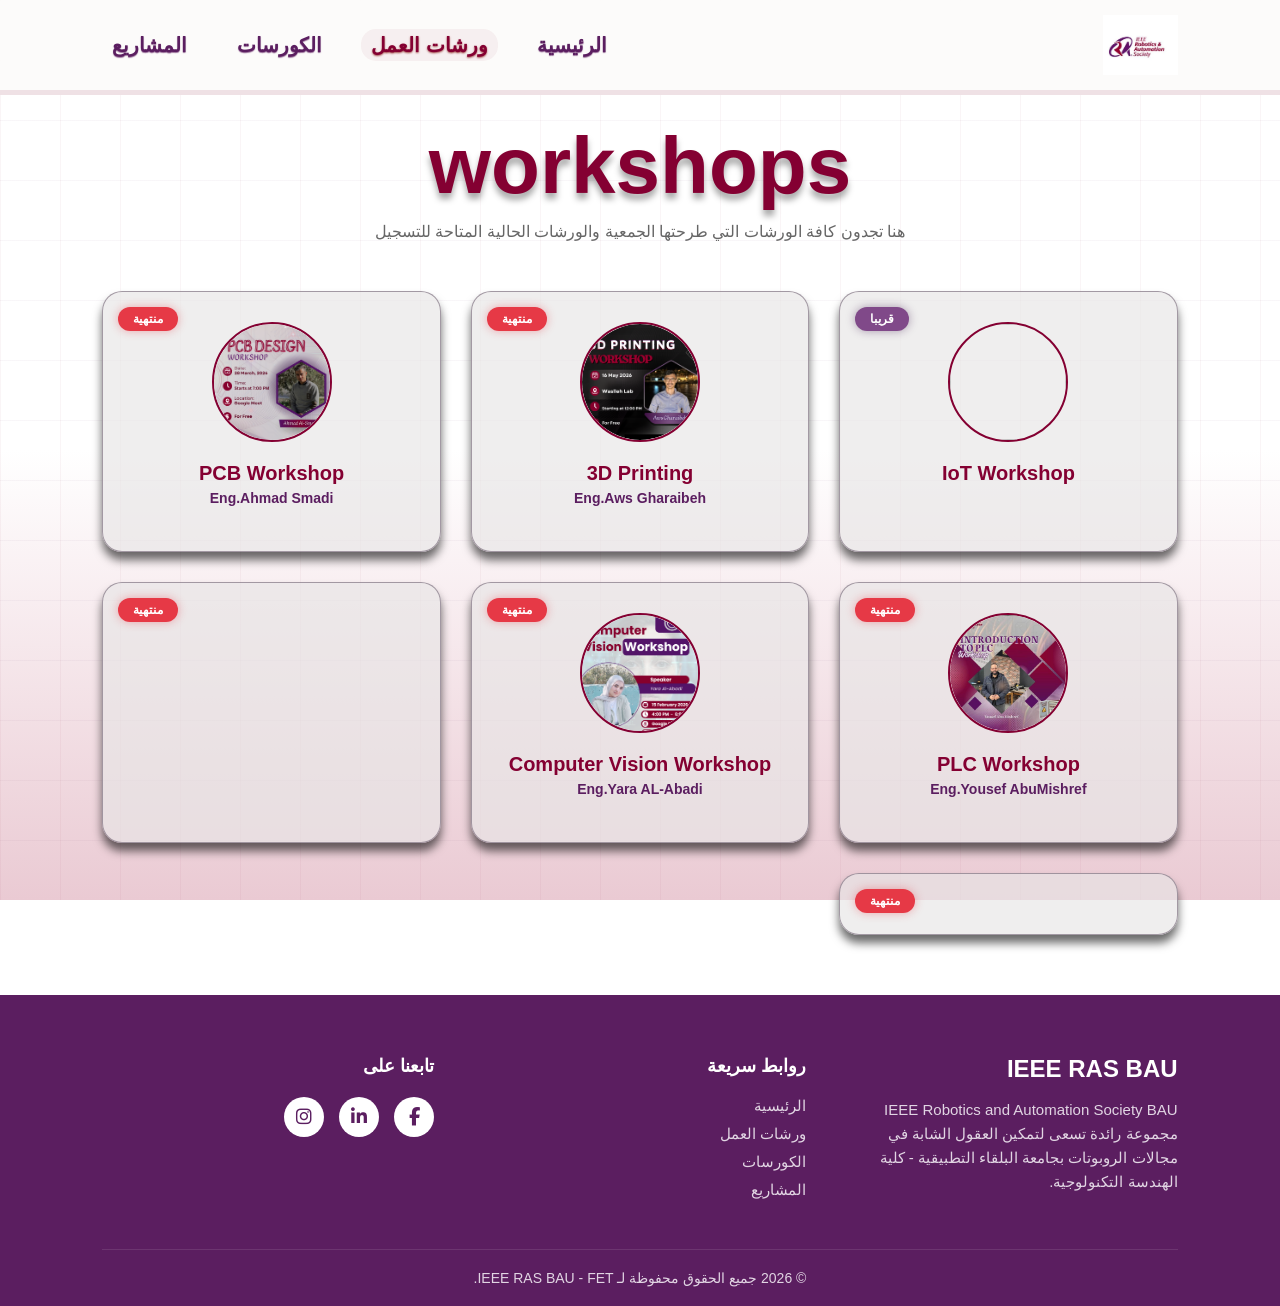
<file: workshops.html>
<!DOCTYPE html>
<html lang="ar" dir="rtl">
<head>
    <meta charset="UTF-8">
    <meta name="viewport" content="width=device-width, initial-scale=1.0">
    <title>IEEE RAS BAU - ورشات العمل</title>
    
    <link rel="stylesheet" href="https://cdnjs.cloudflare.com/ajax/libs/font-awesome/6.4.2/css/all.min.css">
    
    <link rel="stylesheet" href="sty.css">
</head>
<body>

    <header>
        <div class="logo">
            <img src="images.webp" alt="IEEE RAS Logo" class="logo-img">
        </div>
        <nav>
            <a href="index.html">الرئيسية</a>
            <a href="workshops.html" class="active-nav">ورشات العمل</a>
            <a href="courses.html">الكورسات</a>
            <a href="projects.html">المشاريع</a>
        </nav>
                

    </header>
    <div class="geometric-bg"></div>
 
    <main class="page-section">
        <h1 class="section-title"> workshops</h1>
        <p class="section-subtitle">هنا تجدون كافة الورشات التي طرحتها الجمعية والورشات الحالية المتاحة للتسجيل</p>

        <div class="items-grid">
            
            <div class="admin-card reveal" style="position: relative;">
                <span class="status-badge soon">قريبا</span>
                <div class="admin-img-box">
                    <img >
                </div>
                <h3>IoT Workshop</h3>
                <h4></h4>
            </div>

        <a href="3dprinting.html" class="admin-card reveal" style="position: relative; text-decoration: none; display: block;">
                <span class="status-badge ended">منتهية</span>
                <div class="admin-img-box">
                    <img src="3D printing Workshop (7).png" alt="Workshop">
                </div>
                <h3>3D Printing</h3>
                <h4>Eng.Aws Gharaibeh</h4>
        </a>

        <a href="pcb.html" class="admin-card reveal" style="position: relative; text-decoration: none; display: block;">
                <span class="status-badge ended">منتهية</span>
                <div class="admin-img-box">
                <img src="pcbwork.png" alt="Workshop">
                </div>
                <h3>PCB Workshop</h3>
                <h4>Eng.Ahmad Smadi</h4>

        </a>
        <a href="plc.html" class="admin-card reveal" style="position: relative; text-decoration: none; display: block;">
                <span class="status-badge ended">منتهية</span>
                <div class="admin-img-box">
                <img src="plc.jpeg" alt="Workshop">
                </div>
                <h3>PLC Workshop</h3>
                <h4>Eng.Yousef AbuMishref</h4>

        </a>
        <a href="open(cv).html" class="admin-card reveal" style="position: relative; text-decoration: none; display: block;">
                <span class="status-badge ended">منتهية</span>
                <div class="admin-img-box">
                <img src="cvwork.png" alt="Workshop">
                </div>
                <h3>Computer Vision Workshop</h3>
                <h4>Eng.Yara AL-Abadi</h4>

        </a>
        <a href="" class="admin-card reveal" style="position: relative; text-decoration: none; display: block;">
                <span class="status-badge ended">منتهية</span>
                
                

        </a>
        <a href="" class="admin-card reveal" style="position: relative; text-decoration: none; display: block;">
                <span class="status-badge ended">منتهية</span>
                
                

        </a>


        </div>
    </main>

    <footer class="site-footer reveal">
        <div class="footer-content">
            <div class="footer-info">
                <h3>IEEE RAS BAU</h3>
                <p>IEEE Robotics and Automation Society BAU</p>
                <p>مجموعة رائدة تسعى لتمكين العقول الشابة في مجالات الروبوتات بجامعة البلقاء التطبيقية - كلية الهندسة التكنولوجية.</p>
            </div>
            <div class="footer-links">
                <h4>روابط سريعة</h4>
                <ul>
                    <li><a href="index.html">الرئيسية</a></li>
                    <li><a href="workshops.html">ورشات العمل</a></li>
                    <li><a href="courses.html">الكورسات</a></li>
                    <li><a href="projects.html">المشاريع</a></li>
                </ul>
            </div>
            <div class="footer-social">
                <h4>تابعنا على</h4>
                <div class="social-icons">
                    <a href="https://www.facebook.com/share/1HL7fDVgAT/" target="_blank" rel="noopener noreferrer"><i class="fab fa-facebook-f"></i></a>
                    <a href="https://www.linkedin.com/company/ieee-bau-robotics-and-automation-chapter/" target="_blank" rel="noopener noreferrer"><i class="fab fa-linkedin-in"></i></a>
                    <a href="https://www.instagram.com/ieeerasbau?igsh=cW93amEybjhoZ2tj" target="_blank" rel="noopener noreferrer"><i class="fab fa-instagram"></i></a>
                </div>
            </div>
        </div>
        <div class="footer-bottom">
            <p>&copy; 2026 جميع الحقوق محفوظة لـ IEEE RAS BAU - FET.</p>
        </div>
    </footer>

    <script src="java.js"></script>
</body>
</html>
</file>
<file: sty.css>
/* ==========================================================================
   1. إعدادات عامة (Reset & Base)
   ========================================================================== */
* {
    margin: 0;
    padding: 0;
    box-sizing: border-box;
    font-family: 'Segoe UI', Tahoma, Geneva, Verdana, sans-serif;
    scroll-behavior: smooth; /* سكرول ناعم لما نكبس على زر عرض الأعضاء */
}

body {
    margin: 0;
    padding: 0;
    width: 100%;
    
    /* التعديل السحري: تدرج لوني يطابق الصورة تماماً من الأبيض إلى البنفسجي المضيء */
    background: linear-gradient(to bottom, #fff 50%, #eacad3 100%);
    
    /* يضمن أن الخلفية تمتد وتغطي كامل طول الصفحة مهما كان المحتوى كبيراً */
    background-attachment: fixed; 
    
    /* تنسيقات إضافية لضمان راحة الخطوط والاتجاهات */
    font-family: 'Arial', sans-serif;
    direction: rtl; /* لضبط اتجاه الموقع باللغة العربية */

    
}/* الحاوية الأساسية للأشكال الهندسية */
.geometric-bg {
    position: absolute;
    top: 0;
    left: 0;
    width: 100%;
    height: 100%;
    min-height: 100vh;
    z-index: -1;
    pointer-events: none;
    
    /* صنع شبكة تكنولوجية رقمية ممتدة على كامل الموقع باستخدام تكرار الخطوط */
    background-image: 
        linear-gradient(to right, rgba(132, 0, 50, 0.04) 1px, transparent 1px),
        linear-gradient(to bottom, rgba(91, 30, 96, 0.04) 1px, transparent 1px);
    background-size: 60px 60px; /* حجم مربعات الشبكة */
}
/* الحاوية الأساسية لأيقونات الخلفية التكنولوجية */


/* الحاوية الأساسية لأيقونات الخلفية التكنولوجية */
.tech-bg-shapes {
    position: absolute;
    top: 0;
    left: 0;
    width: 100%;
    height: 100%;
    min-height: 100vh;
    z-index: -1;
    overflow: hidden;
    pointer-events: none;
}

/* التنسيق العام والأساسي لكل أيقونات الخلفية */
.tech-shape {
    position: absolute;
    color: #840032;      /* اللون العنابي الأساسي */
    opacity: 0.08;       /* شفافية خفيفة جداً ناعمة ومريحة للعين خلف النصوص */
    font-size: 75px;     /* حجم ممتاز للأشكال كخلفية */
    transition: transform 0.3s ease;
}

/* ==========================================================================
   أماكن توزيع الأيقونات الـ 12 بالترتيب من الأعلى للأسفل
   ========================================================================== */

/* --- المستوى الأول: أول الشاشة (Hero Section) --- */
.shape-robot-1 {/*تم*/
    top: 200px;
    right: 5%;
    transform: rotate(15deg);
}
.shape-computer {/*تم*/
    top: 450px;
    left: 7%;
    color: #5b1e60; /* بنفسجي كنوع من التغيير */
    transform: rotate(-10deg);
}

/* --- المستوى الثاني: سكشن التعريف وأول النزول --- */
.shape-code-1 { /*تم*/
    top: 500px;
    left: 18%;
    font-size: 85px;
    transform: rotate(-15deg);
}
.shape-bolt {/*تم*/
    top: 700px;
    right: 6%;
    color: #60397b; /* بنفسجي مضيء */
    transform: rotate(20deg);
}

/* --- المستوى الثالث: سكشن الإحصائيات والتايم لاين --- */
.shape-microchip {/*تم*/
    top: 300px;
    right: 20%;
    font-size: 80px;
    transform: rotate(-45deg);
}
.shape-cog-1 {
    bottom:700px;
    left: 60%;
    font-size: 95px;
}
.shape-bulb {  /*لسا*/
    top: 300px;
    left: 20%;
}

/* --- المستوى الرابع: سكشن مجالات الاهتمام والمشاريع --- */
.shape-globe {  /*لسا*/
    right: 50%;
    color: #5b1e60;
    transform: rotate(15deg);
}
.shape-robot-2 { /*تم*/
    top: 300px;
    left: 20%;
    transform: rotate(-20deg);
}
.shape-trophy {
    top: 200px;
    left: 7%;
    color: #bc6ff1;
}

/* --- المستوى الخامس: نهاية الصفحة والفوتر --- */
.shape-users {
    bottom: 10px; /* ترتبط بالأسفل لتظل دائماً في النهاية */
    left: 9%;
    transform: rotate(-15deg);
}

.shape-cog-2 {
    bottom: 300px; /* المسنن الدوار في آخر زاوية يميناً */
    right: 5%;
    font-size: 100px;
    opacity: 0.06;
}
.shape-right {
    top: 500px;
    right: 35%;
    font-size: 70px;
    opacity: 0.06;
}
.shape-brain {
    top: 50px;
    right: 20%;
    font-size: 70px;
    opacity: 0.06;
}
.shape-net {
    top: 80px;
    left: 15%;
    font-size: 90px;
    opacity: 0.10;
    transform: rotate(15deg);
}
.shape-atom{
    bottom: 100px;
    left: 5%;
    font-size: 90px;
    opacity: 0.06;   
}
.shape-chart{
    top: 10px;
    right: 5%;
    font-size: 70px;
    opacity: 0.06;
    transform: rotate(15deg);

}

/* ==========================================================================
   2. الهيدر واللوجو (Header)
   ========================================================================== */
header {
    width: 100%;
    padding: 15px 8%;
    display: flex;
    justify-content: space-between;
    align-items: center;
    position: fixed;
    top: 0;
    left: 0;
    z-index: 1000;
    background-color: rgba(252, 251, 250, 0.9);
    backdrop-filter: blur(10px);
    border-bottom: 5px solid rgba(132, 0, 50, 0.1);
}

header .logo-img {
    height: 60px;
    width: auto;
    display: block;
}

header nav a {
    color: #5b1e60;
    text-shadow: 0 1px 1px rgb(155, 114, 155);
    text-decoration: none;
    margin-right: 25px;
    font-size: 20px;
    font-weight: 600;
    transition: 0.3s ease;
    padding: 5px 10px;
    border-radius: 15px;
}

header nav a:hover, header nav a.active-nav {
    color: #840032;
    text-shadow: 0 1px 2px rgb(164, 78, 78);
    background-color: rgba(132, 0, 50, 0.05);
}

/* ==========================================================================
   3. القسم الرئيسي (Hero Section)
   ========================================================================== */
.hero {
    height: 75vh;
    display: flex;
    flex-direction: column;
    justify-content: center;
    align-items: center;
    text-align: center;
    padding: 0 20px;
    margin-top: 60px;
}

.hero h1 {
    font-size: 120px;
    color: #840032;
    margin-bottom: 20px;
    font-weight: bold;
    text-shadow: 0 0 10px #ffffff, 
                 0 10px 20px #ba8390, 
                 0 10px 10px rgba(234, 55, 96, 0.6);
}

.hero p {
    font-size: 18px;
    color: #5b1e60;
    margin-bottom: 35px;
    max-width: 650px;
    line-height: 1.6;
}

.hero-buttons {
    
    display: flex;            /* يجعل الأزرار تصطف بجانب بعض ككتلة مرنة واحدة */
    justify-content: center;   /* يضع الأزرار في منتصف الصفحة */
    margin-top: 50px;         /* هذا السطر سينزل الزرين معاً بنفس المستوى وبشكل متساوٍ */
    gap: 20px;                /* هذه هي الطريقة الصحيحة لعمل مسافة 20 بكسل بين الزرين */
}

.btn-link {
    display: inline-block;
    padding: 12px 40px;
    background-color: #840032;
    color: #ffffff;
    text-decoration: none;
    font-size: 20px;
    font-weight: bold;
    border-radius: 30px;
    transition: all 0.3s ease;
    box-shadow: 0 40px 35px rgba(132, 0, 50, 0.2);
    margin-top: 90px;
    gap: 70px;
}

.btn-link:hover {
    transform: translateY(-3px);
    box-shadow: 0 6px 20px rgba(132, 0, 50, 0.3);
}

/* ==========================================================================
   4. قسم الإحصائيات والأرقام (Stats Section)
   ========================================================================== */
.stats-section {
    padding: 40px 8%;
    background: transparent !important;
    width: 100%;
}

.stats-container {
    display: flex;
    justify-content: center;
    gap: 30px;
    flex-wrap: wrap;
}

.stat-card {
    background: #ffffff;
    border-top: 4px solid #3a0a53; /* خط عنابي علوي يعطي جمالية */
    padding: 30px 20px;
    border-radius: 15px;
    width: 280px;
    text-align: center;
    box-shadow: 0 10px 15px rgba(73, 19, 104, 0.734);
    transition: all 0.3s ease;    
}

.stat-card:hover {
    transform: translateY(-5px);
    box-shadow: 0 12px 30px rgba(132, 0, 50, 0.08);
}

.stat-icon {
    
    font-size: 70px;
    margin-bottom: 10px;
    width: 60px; 
   

}

.stat-card h3 {
    font-size: 60px;
    color: #840032;
    margin-bottom: 5px;
    text-shadow:0 3px 2px #0b070e6d,
                0 4px 4px #9363b96d;
}

.stat-card p {
    color: #5b1e60;
    font-size: 20px;
    font-weight: 600;
    margin-bottom: 30px;
    text-shadow:0 1px 2px #0b070e60;

}

.stat-btn {
    background: #5f0e20;
    display: inline-block;
    font-size: 13px;
    color: #ffffff;
    text-decoration: none;
    font-weight: bold;
    border: 1px solid #840032;
    padding: 5px 15px;
    border-radius: 20px;
    transition: 0.3s;
}

.stat-btn:hover {
    border: 1px solid #9a64794d;
    background-color: #8b646b56;
    color: #000000;
}

/* ==========================================================================
   5. قسم الهيئة الإدارية الـ 10 (Admin Section)
   ========================================================================== */
   
.admin-section {
    padding: 80px 8%;
    background: transparent !important; /* التعديل هنا: يمنع انقطاع الخلفية المتدرجة */    
    text-align: center;
    width: 100%;
}

.section-title {
    text-shadow:  0 6px 6px rgba(0, 0, 0, 0.342);
    font-size: 80px;

    color: #840032;
    margin-bottom: 10px;
}

.section-subtitle {
    font-size: 16px;
    color: #666;
    margin-bottom: 50px;
}

.admin-grid {
    display: grid;
    grid-template-columns: repeat(auto-fit, minmax(280px, 1fr));
    gap: 30px;
    margin-top: 20px;
}

.admin-card {
    background: #e6e5e5a5;
    border: 1px solid rgba(125, 112, 126, 0.676);
    border-radius: 20px;
    padding: 30px 20px;
    text-align: center;
    box-shadow: 0 8px 10px rgba(0, 0, 0, 0.585);
    transition: all 0.3s ease;
  
}

.admin-card:hover {
    border-color: #9b94c6;
    transform: translateY(-5px);
    box-shadow: 0 12px 25px rgba(91, 30, 96, 0.06);
}

.admin-img-box {
    width: 120px;       /* حجم الدائرة الثابت */
    height: 120px;
    border-radius: 50%;
    margin: 0 auto 20px auto;
    overflow: hidden;   /* يمنع أي جزء من الصورة من الخروج عن الدائرة */
    border: 2px solid #840032;
    background: transparent !important;
    display: flex;
    justify-content: center;
    align-items: center;
}

.admin-img-box img {
    width: 100%;
    height: 100%;
    object-fit: cover;  /*  سيجعل الصورة تملأ الدائرة بالكامل دون تشويه */
    object-position: center; /* يضمن بقاء وسط الصورة في منتصف الدائرة */
    border-radius: 50%;
}

.admin-card h3 {
    
    color: #840032;
    font-size: 20px;
    margin-bottom: 5px;
}

.admin-card h4 {
    color: #5b1e60;
    font-size: 14px;
    margin-bottom: 15px;
    font-weight: 600;
}

.admin-card p {
    color: #666;
    font-size: 14px;
    line-height: 1.5;
}
/* ==========================================================================
   10. قسم الدوائر  (Horizontal Timeline)
   ========================================================================== */
.timeline-section {
    padding: 80px 8%;
    background: transparent !important; /* خلفية داكنة جداً لتبرز الإضاءة مثل الصورة المفضلة لديكِ */
    color: #030101;
    text-align: center;
    width: 100%;
    overflow-x: auto; /* يسمح بالسحب الأفقي على الشاشات الصغيرة دون تخريب التصميم */
}

.timeline-section .section-title { /*الخط "الأقسام"*/
    color: #7c1a1a;
    font-size: 80px;
    text-shadow:0 5px 4px #939090,
                0 2px 2px rgb(151, 95, 95);

    margin: 150px ;
            

}

.timeline-section .section-subtitle {
    color: #bfaec4;
}

.timeline-container {
    display: flex;
    justify-content: space-between;
    align-items: center;
    max-width: 1100px;
    margin: 80px auto;
    position: relative;
    padding: 0 20px;
    min-width: 1300px; /* يضمن الحفاظ على الشكل الأفقي */
}

/* الخط الممتد في المنتصف */
.timeline-line {

    position: absolute;
    top: 50%;
    left: 0;
    transform: translateY(-50%);
    width: 100%;
    height: 3px;
}

.timeline-item {
    display: flex;
    flex-direction: column;
    align-items: center;
    position: relative;
    z-index: 2;
    flex: 1;

}

/* الدوائر المضيئة */
.timeline-circle {
    width: 100px;
    height: 100px;
    border-radius: 50%;
    background: #0b070e;
    display: flex;
    justify-content: center;
    align-items: center;
    font-weight: bold;
    font-size: 14px;
    color: #ffffff;
    border: 3px solid #ffffff;
    margin: 20px 0;
    transition: all 0.3s ease;
    margin: 100px ;

}

/* أنواع توهج الدوائر (Glow Effects) */
.glow-purple {
    background-color: #be9ad3;
    border-color: #9f1c3b;
    box-shadow: 0 0 15px #bc6ff1, inset 0 0 10px #bc6ff1;
}

.glow-dark {
    border-color: #9f1c3b;
    background: #be9ad3;
    box-shadow: 0 0 15px #bc6ff1, inset 0 0 10px #bc6ff1;

}


.glow-dashed {
    background-color: #be9ad3;
    border: 3px dashed #9f1c3b;
    box-shadow: 0 0 15px rgba(188, 111, 241, 0.4);
}

/* صناديق النصوص (تتناوب بين الأعلى والأسفل لتعطي نفس مظهر الصورة) */
.timeline-content {
    width: 200px;
    position: absolute;
    text-align: center;
}

.timeline-content.top {
    bottom: 95px; /* رفع النص فوق الدائرة */
    margin: 100px ;

}

.timeline-content.bottom {
    top: 95px; /* إنزال النص تحت الدائرة */
    margin: 100px ;

}

.timeline-content h3 {
    font-size: 30px;
    color: #6a1579;
    margin-bottom: 20px;
    margin-top: 30px;
    text-shadow: 0 1px 1px rgb(182, 136, 192);

}

.timeline-content p {
    font-size: 13px;
    color: #a393ab;
    line-height: 1.5;
    margin-bottom: 50px;

}
/* ==========================================================================
   6. التنسيقات المشتركة لصفحات (الورشات، الكورسات، المشاريع) الجاهزة
   ========================================================================== */
.page-section {
    padding: 120px 8% 60px 8%;
    text-align: center;
    width: 100%;
}

.items-grid {
    display: grid;
    grid-template-columns: repeat(auto-fit, minmax(320px, 1fr));
    gap: 30px;
    margin-top: 40px;
}

/* شارات الحالة (متاح / منتهي) */
.status-badge {
    position: absolute;
    top: 15px;
    left: 15px;
    padding: 5px 15px;
    border-radius: 20px;
    font-size: 12px;
    font-weight: bold;
    color: #ffffff;
    z-index: 5;
}

.status-badge.available {
    background-color: #2ec4b6; /* أخضر نيون مريح للعين للمتاح */
    box-shadow: 0 0 10px rgba(46, 196, 182, 0.4);
}
.status-badge.soon {
    background-color: #804989; 
    box-shadow: 0 0 10px rgba(60, 22, 76, 0.4);
}

.status-badge.ended {
    background-color: #e63946; /* أحمر نيون واضح للمنتهي */
    box-shadow: 0 0 10px rgba(230, 57, 70, 0.4);
}

/* ==========================================================================
   7. الفوتر (Footer)
   ========================================================================== */
.site-footer {
    background-color: #5b1e60;
    color: #ffffff;
    padding: 60px 8% 20px 8%;
    width: 100%;
    margin-top: auto;
    
}

.footer-content {
    display: flex;
    justify-content: space-between;
    flex-wrap: wrap;
    gap: 40px;
    margin-bottom: 40px;
}

.footer-info {
    flex: 1;
    min-width: 250px;
}

.footer-info h3 {
    font-size: 24px;
    margin-bottom: 15px;
}

.footer-info p {
    color: #e1d5e3;
    line-height: 1.6;
    font-size: 15px;
}

.footer-links {
    flex: 1;
    min-width: 150px;
}

.footer-links h4, .footer-social h4 {
    font-size: 18px;
    margin-bottom: 20px;
}

.footer-links ul {
    list-style: none;
}

.footer-links ul li {
    margin-bottom: 10px;
}

.footer-links ul li a {
    color: #e1d5e3;
    text-decoration: none;
    transition: 0.3s;
    font-size: 15px;
}

.footer-links ul li a:hover {
    color: #ffffff;
    padding-right: 5px;
}

.footer-social {
    flex: 1;
    min-width: 200px;
}

.social-icons {
    display: flex;
    gap: 15px;
}

.social-icons a {
    color: #5b1e60;
    background-color: #ffffff;
    width: 40px;
    height: 40px;
    border-radius: 50%;
    display: flex;
    justify-content: center;
    align-items: center;
    text-decoration: none;
    font-size: 18px;
    transition: all 0.3s ease;
}

.social-icons a:hover {
    background-color: #840032;
    color: #ffffff;
    transform: translateY(-5px);
}

.footer-bottom {
    text-align: center;
    border-top: 1px solid rgba(255, 255, 255, 0.1);
    padding-top: 20px;
    font-size: 14px;
    color: #e1d5e3;
}

/* ==========================================================================
   8. كلاسات الأنيميشن (Animation)
   ========================================================================== */
.reveal {
    opacity: 0;
    transform: translateY(50px);
    transition: all 0.8s ease-out;
}

.reveal.active {
    opacity: 1;
    transform: translateY(0);
}








/* ==========================================================================
   9. صفحة تفاصيل الورشة المتقدمة (Workshop Details Page)
   ========================================================================== */
.workshop-container {
    display: flex;
    gap: 40px;
    align-items: stretch;
    justify-content: center;
    max-width: 1100px;
    margin: 0 auto;
    text-align: right;
    flex-wrap: wrap; /* عشان لو فتحتي من الموبايل يجوا تحت بعض تلقائياً */
}

.workshop-main-img {
    flex: 1;
    min-width: 100px;
    max-height: 400px;
    border-radius: 20px;
    overflow: hidden;
    box-shadow: 0 20px 50px rgba(0,0,0,0.05);
}

.workshop-main-img img {
    width: 100%;
    height: 100%;
    object-fit: cover;
}
.workshop-details-box {
    position: relative; 
    flex: 1;
    min-width: 300px;
    background: #ffffff;
    border: 1px solid rgba(91, 30, 96, 0.08);
    border-radius: 20px;
    padding: 40px;
    box-shadow: 0 8px 25px rgba(0,0,0,0.02);
    display: flex;
    flex-direction: column;
    justify-content: space-between;
}

.workshop-details-box .status-badge {
    position: absolute;
    top: 20px;
    left: 20px;
    margin: 0;
}

.workshop-details-box h4 {
    color: #5b1e60;
    margin-bottom: 25px;
}

.info-item {
    margin-bottom: 20px;
}

.info-item strong {
    color: #840032;
    display: block;
    margin-bottom: 5px;
}

.info-item p {
    color: #666;
    line-height: 1.6;
    font-size: 15px;
}

/* تنسيق الخط الطويل الفاصل */
.section-divider {
    border: 0;
    height: 1px;
    background: linear-gradient(to right, transparent, rgba(132, 0, 50, 0.2), transparent);
    margin: 60px auto;
    width: 90%;
}

/* قسم صور الورشة بالأسفل */
.workshop-gallery {
    max-width: 1100px;
    margin: 0 auto;
}

.gallery-title {
    color: #5b1e60;
    margin-bottom: 30px;
    font-size: 24px;
}

.workshop-photos-grid {
    display: grid;
    grid-template-columns: repeat(auto-fit, minmax(280px, 1fr));
    gap: 20px;
}

.workshop-photos-grid img {
    width: 100%;
    height: 400px;
    object-fit: cover;
    border-radius: 15px;
    box-shadow: 0 5px 15px rgba(0,0,0,0.04);
    transition: transform 0.3s ease;
}

.workshop-photos-grid img:hover {
    transform: scale(1.03);
}





/*Team */

/* تنسيق صفحة الفريق الكلية */


/* توزيع الكروت بشكل طولي متناسق (كرتين أو 3 بجانب بعض حسب عرض الشاشة) */
.team-grid {
    display: grid;
    grid-template-columns: repeat(auto-fit, minmax(320px, 1fr));
    gap: 35px;
    width: 100%;
    margin-top: 90px;
}

/* تصميم الكرت الطولي الفخم */
.team-card {
    background: #8911c123; /* خلفية بيضاء ناصعة تطفو فوق البنفسجي */
    border-radius: 20px;
    padding: 25px;      
    box-shadow: 0 10px 30px rgba(90, 30, 96, 0.609); 
    display: flex;
    flex-direction: column; /* ترتيب العناصر طولياً داخل الكرت */
    align-items: center;
    text-align: center;
    transition: transform 0.3s ease, box-shadow 0.3s ease;
    border: 1px solid rgba(132, 0, 50, 0.05);
    margin: 20px;
}

/* حركية تظهر عند تمرير الماوس فوق الكرت */
.team-card:hover {
    transform: translateY(-8px); /* الكرت يرتفع قليلاً بشكل تكنولوجي تفاعلي */
    box-shadow: 0 15px 35px rgba(132, 0, 50, 0.15);
}

/* مستطيل الصورة المحكم داخل الكرت */
.member-img-box {
    width: 180px;        /* جعل العرض ثابت ومربع */
    height: 180px;       /* جعل الارتفاع مساوٍ للعرض تماماً */
    border-radius: 15px; /* تدوير الحواف بشكل أنيق */
    overflow: hidden;
    margin-bottom: 20px;
    display: inline-block; /* يضمن توسيط المربع داخل الكرت */
}

/* تعديل الصورة بالداخل */
.member-img-box img {
    width: 100%;
    height: 100%;
    object-fit: cover; /* هنا ترجع الـ cover ممتازة لأن البوكس صار مربعاً ومناسباً لصور الوجوه */
}

/* تنسيق النصوص والتعريف */
.member-info {
    width: 100%;
    display: flex;
    flex-direction: column;
    align-items: center;
    flex-grow: 1; /* يضمن دفع أيقونة لينكد إن لأسفل الكرت بشكل متساوي */
}

.member-info h3 {
    color: #030101; /* اسم العضو بالأسود الفخم */
    font-size: 20px;
    margin-bottom: 8px;
}

.member-role {
    color: #840032; /* المنصب باللون العنابي الرائع للجمعية */
    font-weight: bold;
    font-size: 15px;
    margin-bottom: 15px;
}

.member-bio {
    color: #555555; /* لون رمادي مريح لقراءة النبذة */
    font-size: 14px;
    line-height: 1.6;
    margin-bottom: 20px;
}

/* تصميم أيقونة LinkedIn في نهاية الكرت */
.linkedin-icon {
    font-size: 28px;
    color: #0077b5; /* لون لينكد إن الأصلي الأزرق */
    transition: color 0.3s ease, transform 0.3s ease;
    margin-top: auto; /* يجبر الأيقونة على الثبات في القاع تماماً بشكل منسق */
}

.linkedin-icon:hover {
    color: #840032; /* يتحول للعنابي عند التمرير ليعطي طابع متناسق مع هويتكم */
    transform: scale(1.15); /* تكبير خفيف تفاعلي */
}




/*COURSE*/
/* ==========================================================================
   تنسيق صفحة الكورسات والورشات التدريبية
   ========================================================================== */

.courses-grid {
    display: flex;
    flex-direction: row;      /* يجعل الكروت تصطف بجانب بعضها البعض */
    flex-wrap: wrap;          /* يسمح بنزول الكروت للسطر التالي إذا لم تكفِ الشاشة */
    justify-content: center;  /* توسيط الكروت في منتصف الصفحة */
    gap: 30px;                /* مسافة أمان ممتازة ومتباعدة بين الكروت */
    width: 100%;
    max-width: 1600px;        /* يستوعب كرتين أو ثلاثة بجانب بعض */
    margin: 40px auto 0 auto; /* توسيط الحاوية بالكامل */
}

/* تنسيق البادج ليكون في الأعلى واليمين بداخل الجزء الأبيض */
.course-badge {
    display: inline-block; 
    padding: 5px 14px;
    border-radius: 50px;
    font-size: 11px;
    font-weight: bold;
    color: #ffffff;
    margin-bottom: 10px;      /* مسافة أمان فوق العنوان */
    width: fit-content;
}

.course-card {
    background: #4b156227;
    border-radius: 20px;
    overflow: hidden;
    box-shadow: 0 10px 30px rgba(90, 30, 96, 0.25),
                0 10px 10px rgba(0, 0, 0, 0.15);
    display: flex;
    flex-direction: row-reverse; 
    justify-content: space-between;
    text-align: right;
    transition: transform 0.3s ease, box-shadow 0.3s ease;
    border: 1px solid rgba(132, 0, 50, 0.05);
    
    width: 100%;
    max-width: 530px;    /* عرض الكرت ملموم ومتناسق */
    height: 300px;       /* ارتفاع مثالي للكرت */
    flex-shrink: 0;      /* يمنع تشوه أو انضغاط الكروت نهائياً */
}

.course-card:hover {
    transform: translateY(-8px);
    box-shadow: 0 15px 35px rgba(132, 0, 50, 0.25);
}

.course-img-box {
    width: 45%;          /* الصورة تأخذ مساحتها بانتظام */
    height: 100%;
    position: relative;
    background-color: #fcfcfc;
    overflow: hidden;
    flex-shrink: 0; 
}

.course-img-box img {
    width: 100%;
    height: 100%;
    object-fit: cover;   
    display: block;
}

.badge-active {  
    background-color: #2ec4b6; 
    box-shadow: 0 0 10px rgba(46, 196, 182, 0.3); 
}   
.badge-closed {  
    background-color: #e63946; 
    box-shadow: 0 0 10px rgba(230, 57, 70, 0.3); 
}   
.badge-upcoming {
    background-color: #804989; 
    box-shadow: 0 0 10px rgba(128, 73, 137, 0.3); 
} 

/* منطقة المعلومات وتوزيع المحتويات بالداخل */
.course-info {
    width: 55%;          
    padding: 22px;       
    display: flex;
    flex-direction: column; 
    justify-content: space-between; 
    box-sizing: border-box;
}   

.course-header-block {
    display: flex;
    flex-direction: column;
    align-items: flex-start; /* يضمن مواءمة البادج أقصى اليمين */
}

.course-info h3 {
    color: #820a0a; 
    font-size: 20px;
    margin: 0 0 5px 0;
}

.course-desc {
    color: #410656;
    font-size: 14px;
    line-height: 1.5;
    margin-bottom: 15px;
    flex-grow: 1; 
}

/* البيانات الإضافية */
.course-meta {
    display: flex;
    justify-content: space-between;
    border-top: 1px solid #eeeeee;
    padding-top: 12px;
    margin-bottom: 15px;
    font-size: 13px;
    color: #000000;
}

.course-meta i {
    color: #840032; 
    margin-left: 5px;
}

/* أزرار الكروت */
.course-btn {
    display: block;
    width: 100%;
    padding: 10px;
    text-align: center;
    background-color: #840032; 
    color: #ffffff;
    border: none;
    border-radius: 12px;
    font-size: 15px;
    font-weight: bold;
    text-decoration: none;
    transition: background-color 0.3s ease;
    cursor: pointer;
    box-sizing: border-box;
}

.course-btn:hover {
    background-color: #5b1e60;
}

.course-btn.btn-secondary {
    background-color: transparent;
    color: #840032;
    border: 2px solid #840032;
}

.course-btn.btn-secondary:hover {
    background-color: #840032;
    color: #ffffff;
}





/* ==========================================================================
   تنسيق شبكة الإنجازات مع الإطارات المضيئة والتأثيرات التفاعلية
   ========================================================================== */

.achievements-grid {
    display: grid;
    grid-template-columns: repeat(auto-fit, minmax(320px, 16fr));
    gap: 35px;
    width: 100%;
    max-width: 1200px;
    margin: 50px auto;
    padding: 0 20px;
    box-sizing: border-box;
}

/* الكرت والإطار المضيء البنفسجي والعنابي الفخم */
.achievement-card {
    position: relative;
    height: 380px;
    border-radius: 32px;
    overflow: hidden;
    background: #b484e3;
    cursor: pointer;
    
    /* الإضاءة النيونية الخفيفة في الحالة الطبيعية */
    border: 2px solid rgba(132, 0, 50, 0.2);
    box-shadow: 0 10px 10px rgba(90, 30, 96, 0.742);
    transition: all 0.4s cubic-bezier(0.165, 0.84, 0.44, 1);
}

.achievement-card img {
    width: 100%;
    height: 100%;
    object-fit: cover;
    transition: transform 0.6s ease;
}

/* القناع المظلم المتربص بالأسفل ويظهر عند التحويم */
.achievement-overlay {
    position: absolute;
    top: 0;
    left: 0;
    width: 100%;
    height: 100%;
    background: linear-gradient(to top, rgba(0, 0, 0, 0.95) 0%, rgba(132, 0, 50, 0.6) 50%, rgba(0, 0, 0, 0) 100%);
    display: flex;
    align-items: flex-end;
    padding: 30px 25px;
    box-sizing: border-box;
    
    /* مخفي طبيعياً بإنزاله لأسفل وضبط الشفافية */
    opacity: 0;
    transform: translateY(20px);
    transition: all 0.4s ease;
}

/* محتوى النصوص بالداخل */
.achievement-content {
    text-align: right;
    color: #ffffff;
    width: 100%;
}

.achievement-icon {
    font-size: 32px;
    color: #e9e333; /* لون الجوائز النيوني المضيء */
    margin-bottom: 12px;
    text-shadow: 0 0 10px rgba(196, 161, 46, 0.6);
}

.achievement-content h3 {
    font-size: 20px;
    font-weight: bold;
    margin: 0 0 10px 0;
    color: #ffffff;
}

.achievement-content p {
    font-size: 13px;
    line-height: 1.6;
    color: #e0e0e0;
    margin: 0;
}

/* ==========================================================================
   حركات السحر عند تمرير الماوس (Hover Effects)
   ========================================================================== */

.achievement-card:hover {
    /* توهج حواف الكرت بشكل نيون احترافي */
    border-color: #840032;
    box-shadow: 0 0 30px rgba(176, 138, 179, 0.6), 
                0 0 15px rgba(132, 0, 50, 0.4);
    transform: translateY(-10px);
}

.achievement-card:hover img {
    transform: scale(1.08); /* تكبير مريح وخفيف للصورة بالخلفية */
}

.achievement-card:hover .achievement-overlay {
    opacity: 1;
    transform: translateY(0);
}
</file>
